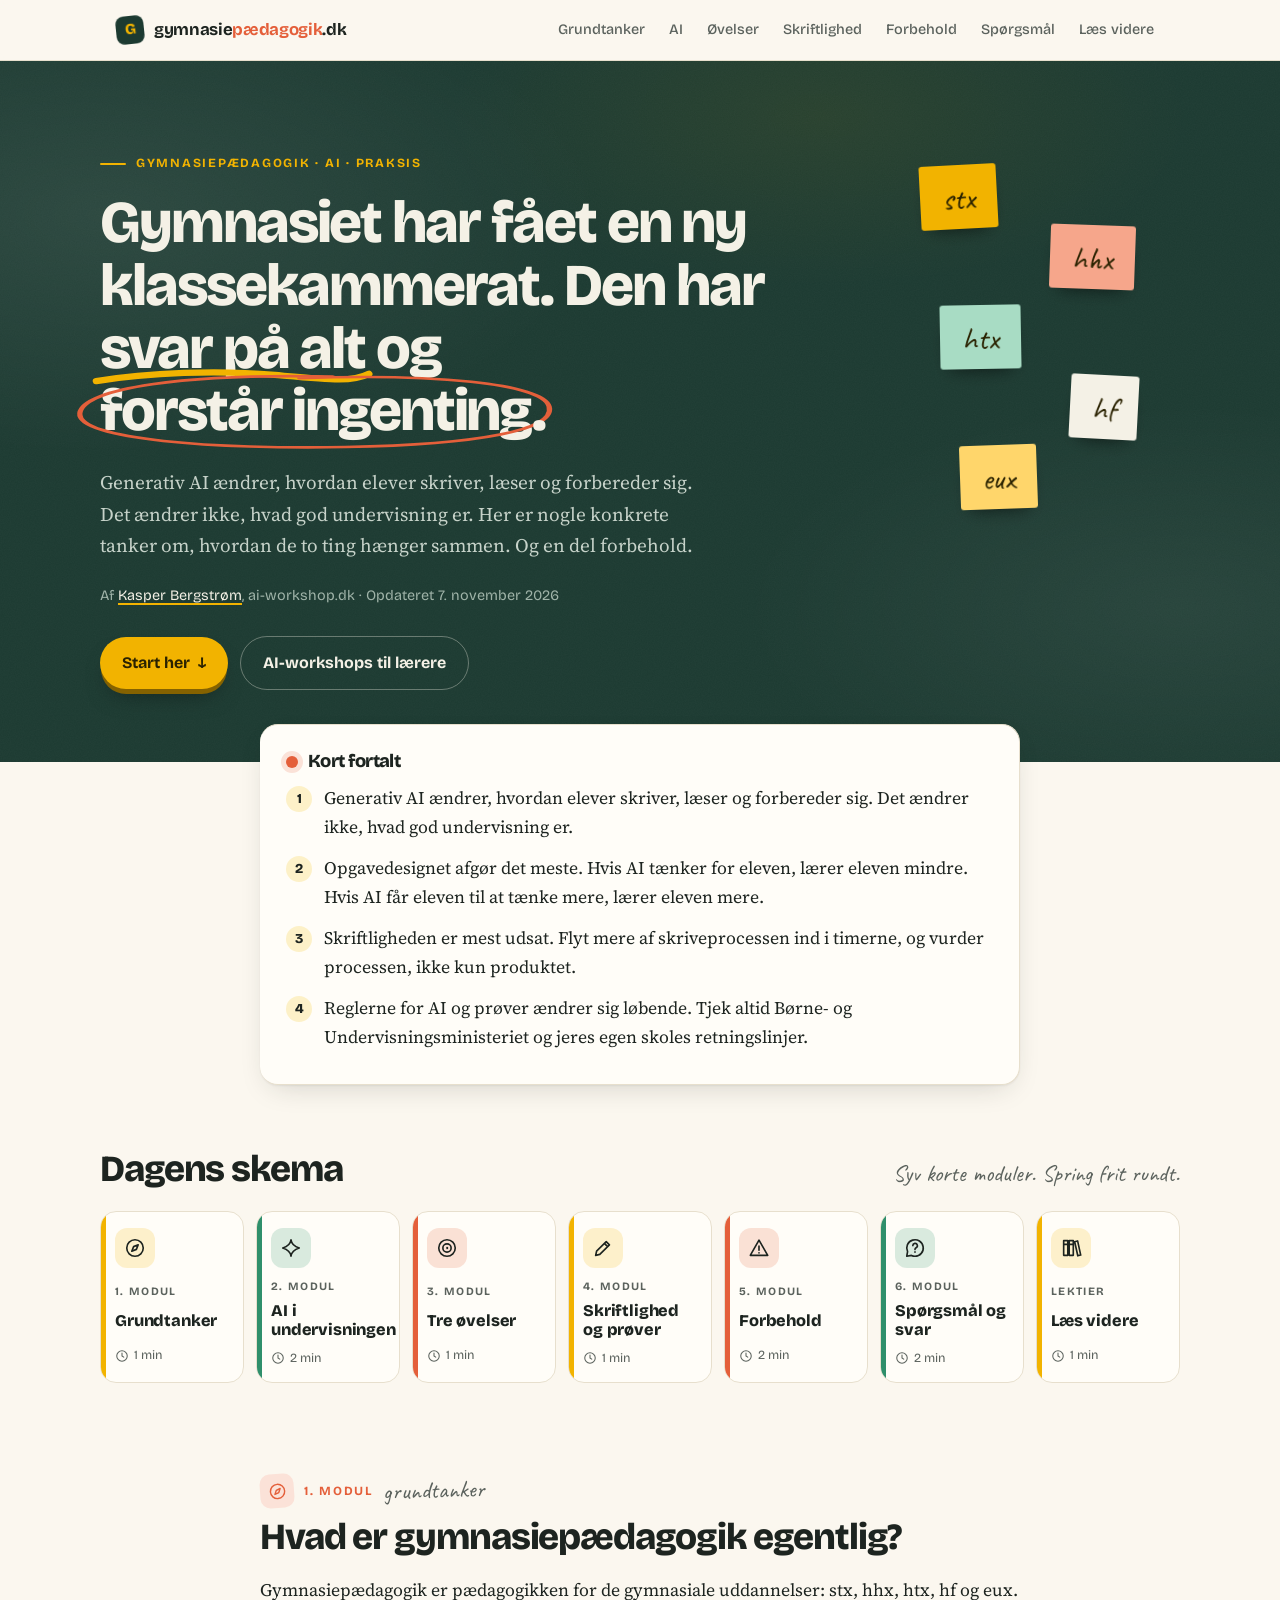
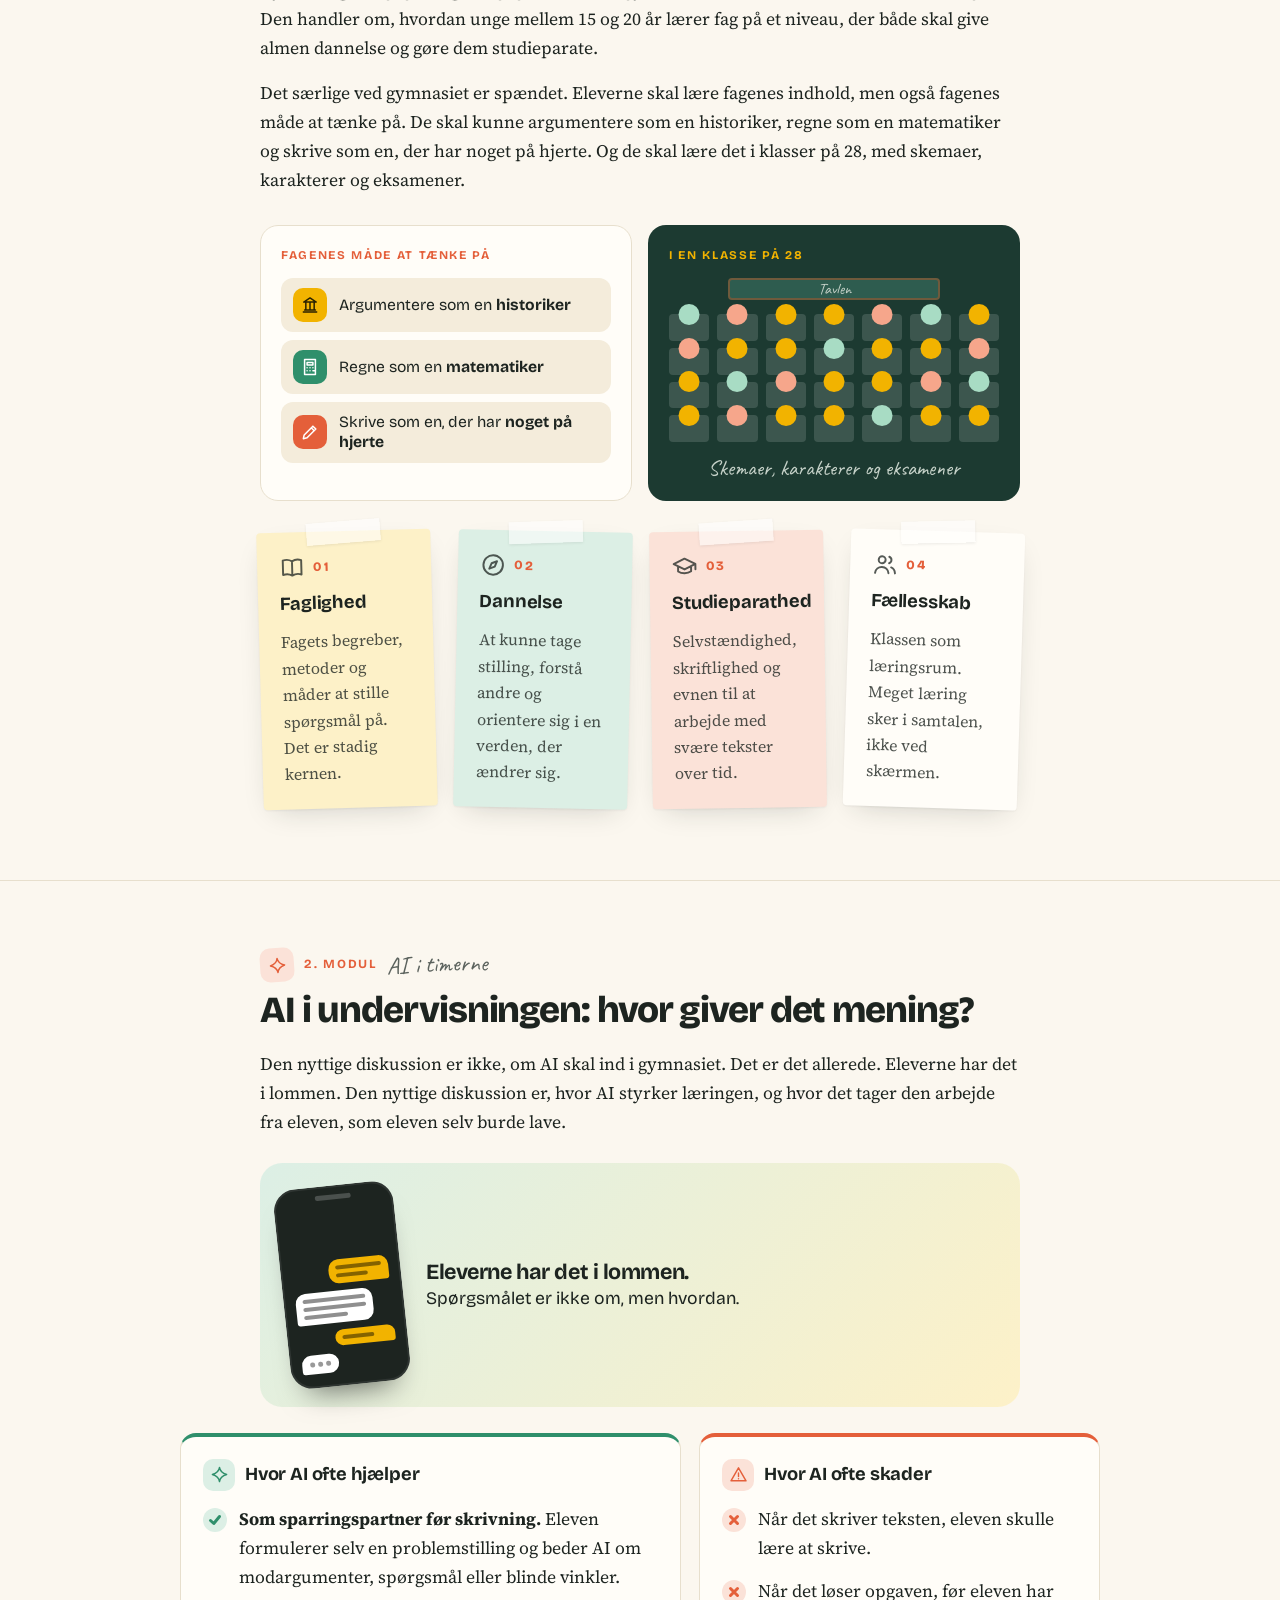
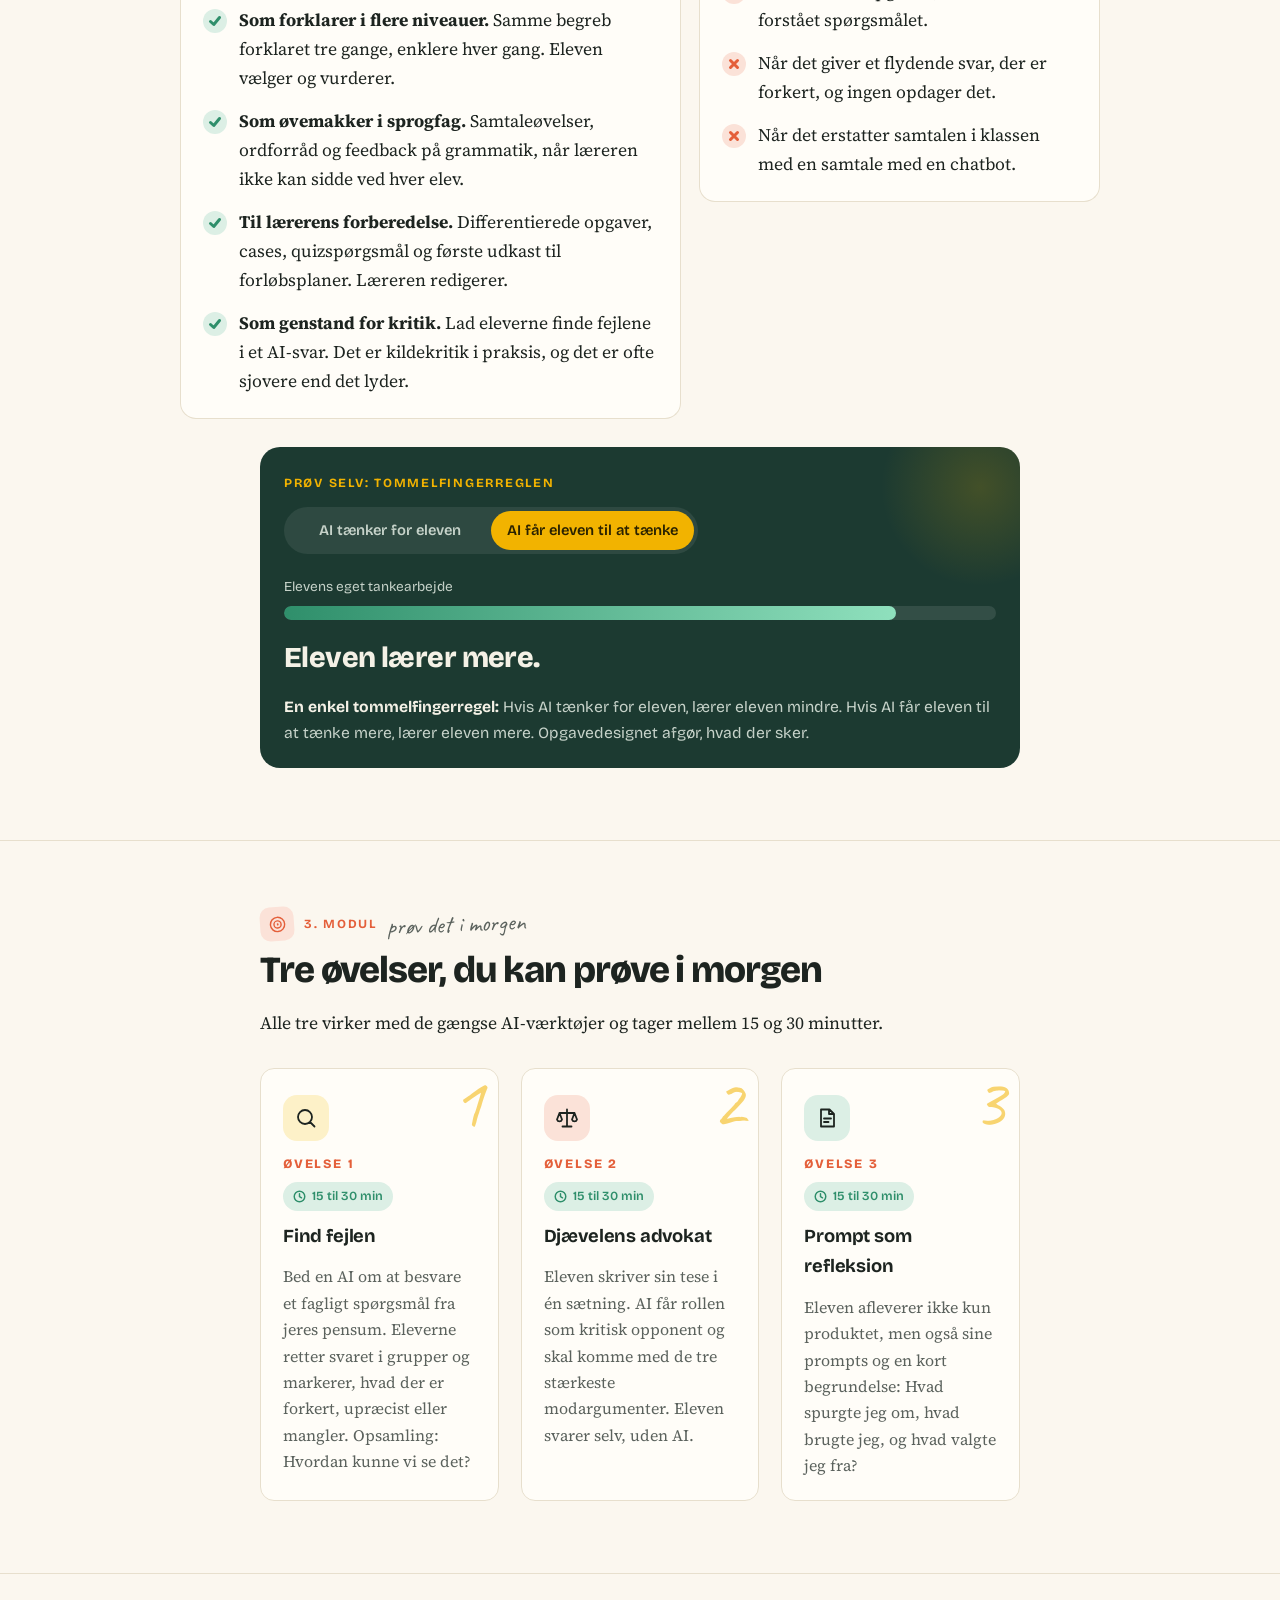
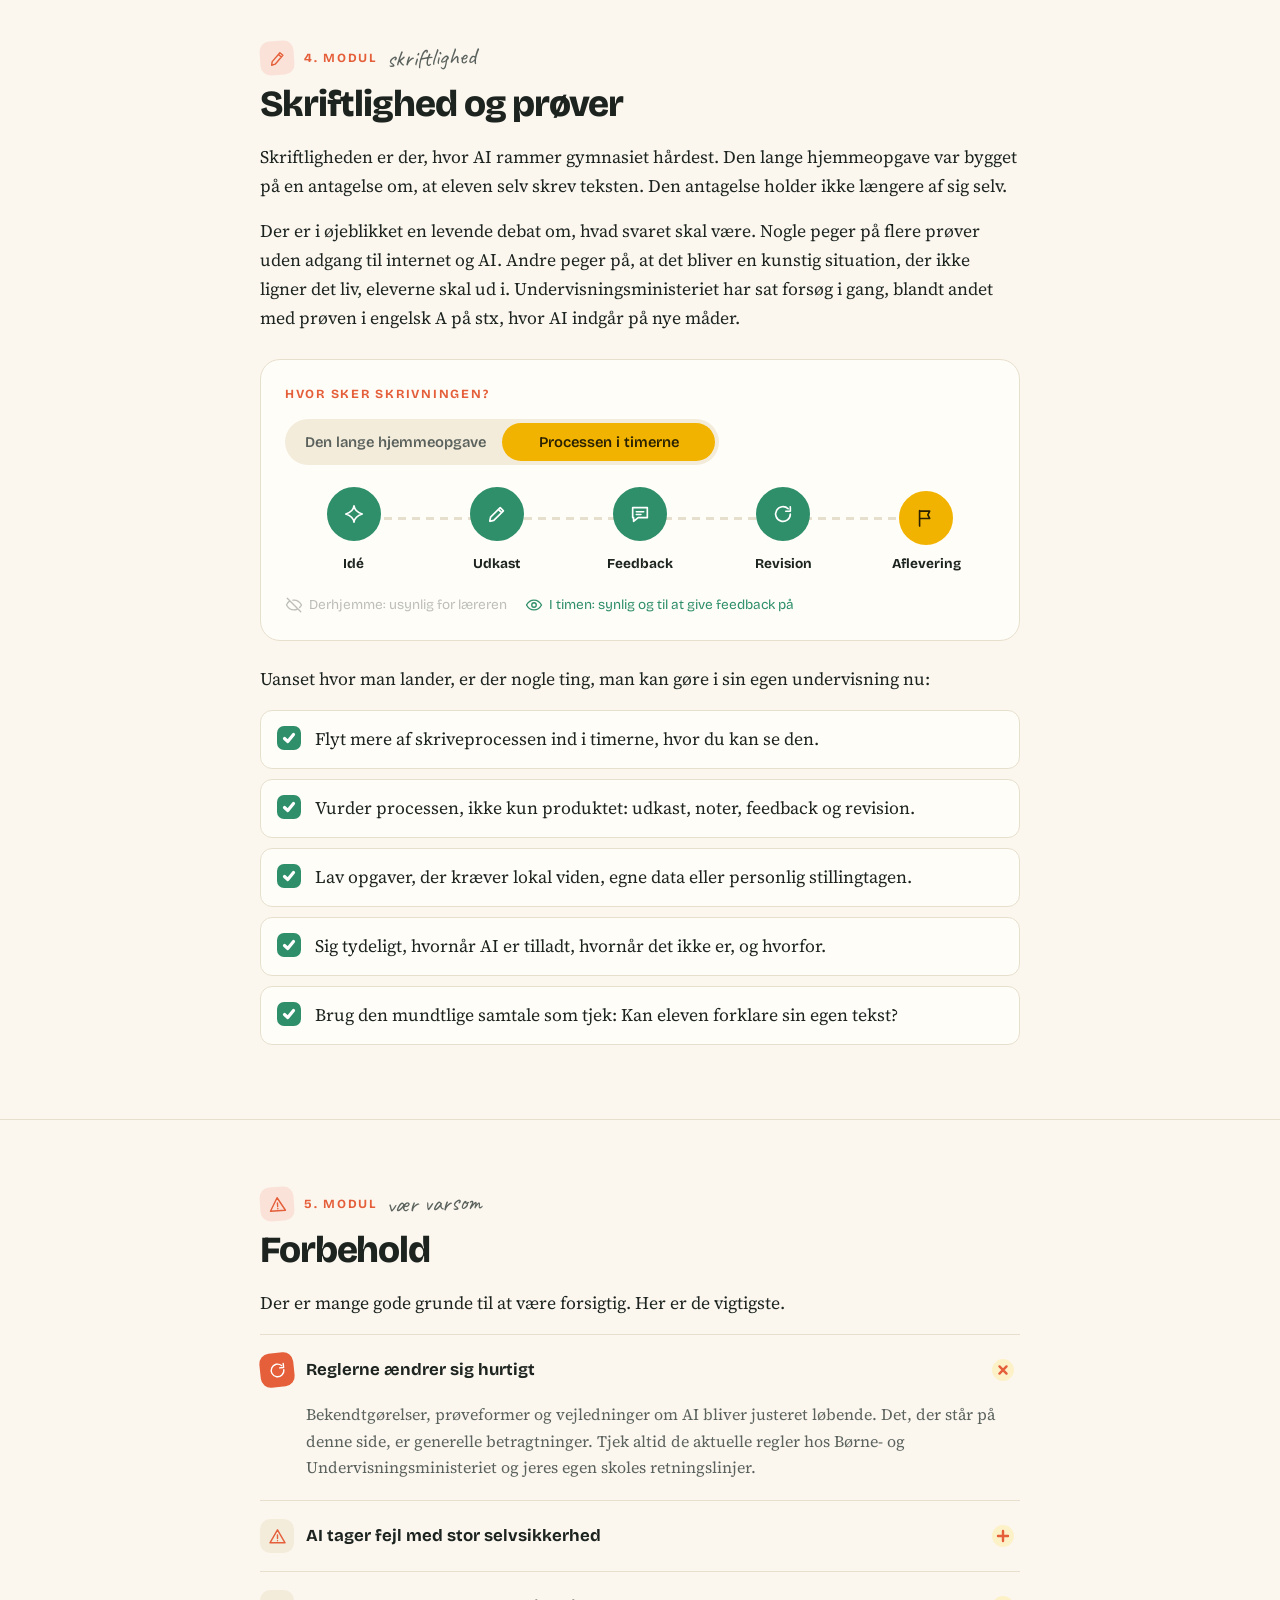
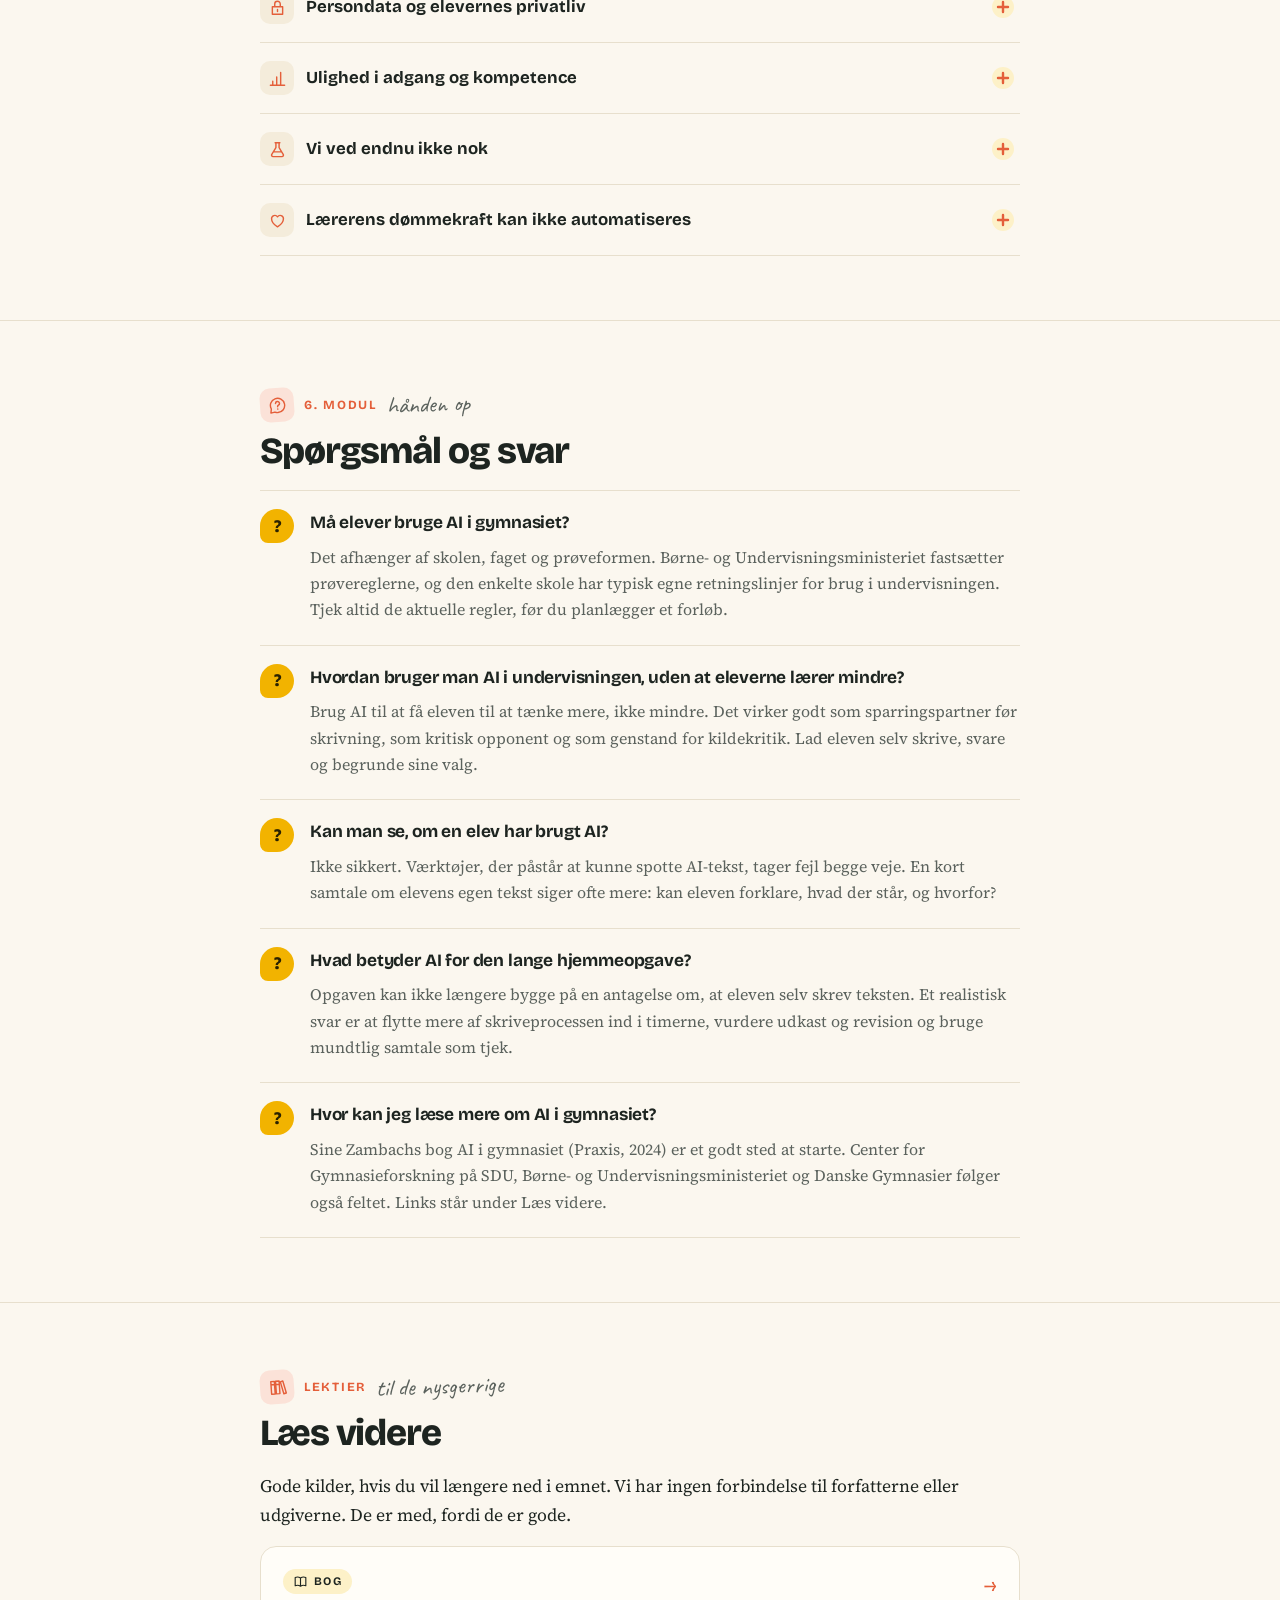
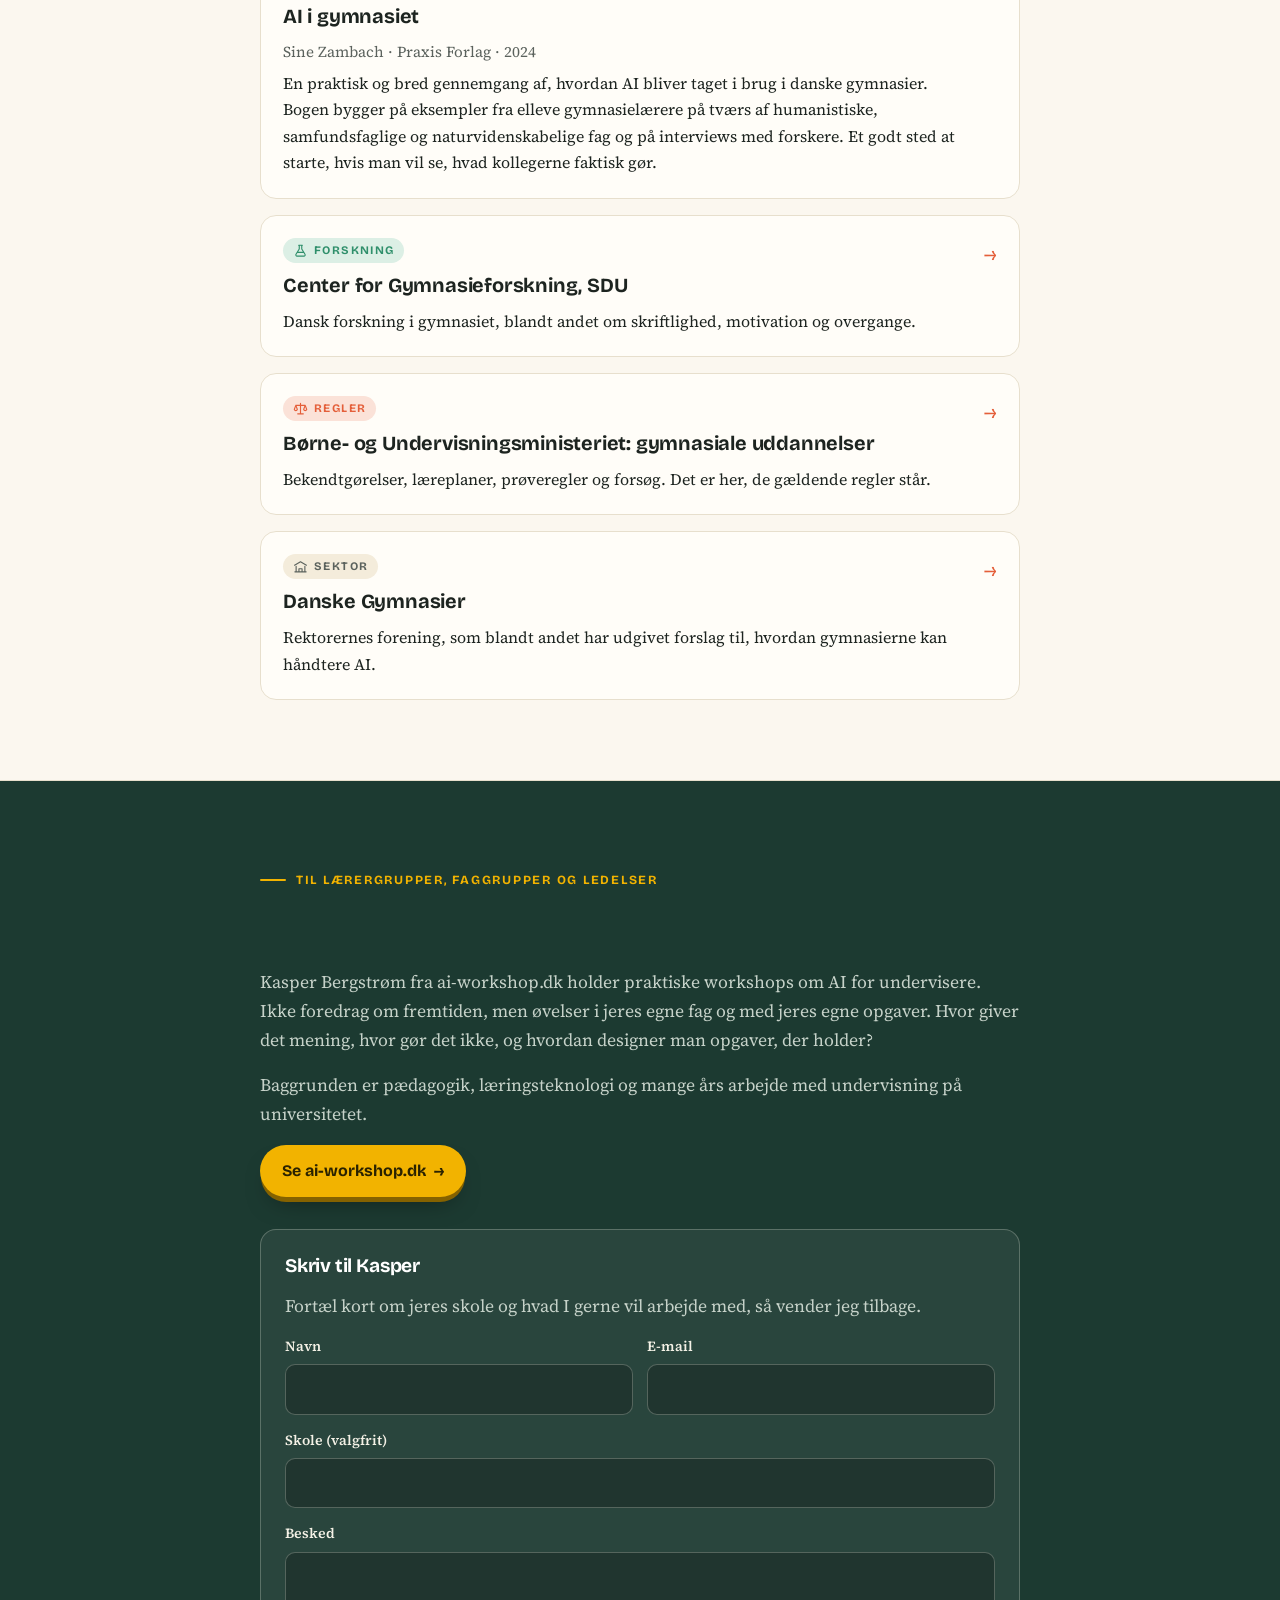
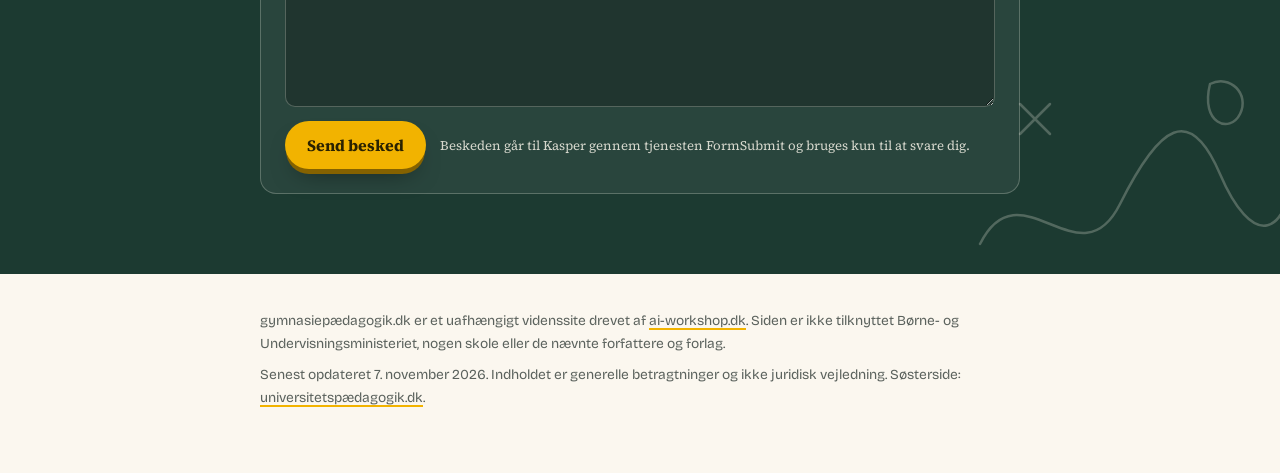
<file: index.html>
<!doctype html>
<html lang="da">
<head>
<meta charset="utf-8">
<meta name="msvalidate.01" content="6FF3944E70AC36E640FBBDFD5BC174A5">
<meta name="viewport" content="width=device-width, initial-scale=1">
<title>Gymnasiepædagogik og AI: øvelser, skriftlighed og forbehold</title>
<meta name="description" content="Gymnasiepædagogik og generativ AI: hvor AI hjælper og skader, tre øvelser til i morgen, skriftlighed, prøver og ærlige forbehold. Til lærere og ledere.">
<meta name="author" content="Kasper Bergstrøm">
<meta name="robots" content="index, follow, max-image-preview:large, max-snippet:-1">
<meta name="theme-color" content="#1c3a31">
<link rel="canonical" href="https://xn--gymnasiepdagogik-2ob.dk/">
<meta property="og:site_name" content="gymnasiepædagogik.dk">
<meta property="og:title" content="Gymnasiepædagogik og AI">
<meta property="og:description" content="Hvad betyder generativ AI for undervisning, skriftlighed og prøver i gymnasiet? Konkrete tanker og ærlige forbehold.">
<meta property="og:type" content="article">
<meta property="og:url" content="https://xn--gymnasiepdagogik-2ob.dk/">
<meta property="og:image" content="https://xn--gymnasiepdagogik-2ob.dk/og.png">
<meta property="og:image:width" content="1200">
<meta property="og:image:height" content="630">
<meta property="og:image:alt" content="gymnasiepædagogik.dk: Gymnasiepædagogik og AI">
<meta property="og:locale" content="da_DK">
<meta property="article:published_time" content="2026-11-03">
<meta property="article:modified_time" content="2026-11-07">
<meta name="twitter:card" content="summary_large_image">
<script type="application/ld+json">
{
 "@context": "https://schema.org",
 "@graph": [
  {
   "@type": "WebSite",
   "@id": "https://xn--gymnasiepdagogik-2ob.dk/#website",
   "url": "https://xn--gymnasiepdagogik-2ob.dk/",
   "name": "gymnasiepædagogik.dk",
   "inLanguage": "da-DK",
   "publisher": {
    "@id": "https://ai-workshop.dk/#organization"
   }
  },
  {
   "@type": "Organization",
   "@id": "https://ai-workshop.dk/#organization",
   "name": "ai-workshop.dk",
   "url": "https://ai-workshop.dk/",
   "description": "Praktiske workshops og webinarer om generativ AI for undervisere, administration og vidensarbejdere.",
   "founder": {
    "@id": "https://ai-workshop.dk/#kasper"
   }
  },
  {
   "@type": "Person",
   "@id": "https://ai-workshop.dk/#kasper",
   "name": "Kasper Bergstrøm",
   "url": "https://ai-workshop.dk/",
   "description": "Underviser i praktisk brug af generativ AI med baggrund i pædagogik, læringsteknologi og organisatorisk læring.",
   "knowsAbout": [
    "Universitetspædagogik",
    "Gymnasiepædagogik",
    "Generativ AI i undervisning",
    "Læringsteknologi",
    "Organisatorisk læring"
   ],
   "worksFor": {
    "@id": "https://ai-workshop.dk/#organization"
   },
   "sameAs": [
    "https://www.linkedin.com/in/kasper-bergstrom"
   ]
  },
  {
   "@type": "Article",
   "@id": "https://xn--gymnasiepdagogik-2ob.dk/#artikel",
   "headline": "Gymnasiepædagogik og generativ AI",
   "description": "Gymnasiepædagogik og generativ AI: hvor AI hjælper og skader, tre øvelser til i morgen, skriftlighed, prøver og ærlige forbehold. Til lærere og ledere.",
   "url": "https://xn--gymnasiepdagogik-2ob.dk/",
   "mainEntityOfPage": "https://xn--gymnasiepdagogik-2ob.dk/",
   "inLanguage": "da-DK",
   "isPartOf": {
    "@id": "https://xn--gymnasiepdagogik-2ob.dk/#website"
   },
   "image": "https://xn--gymnasiepdagogik-2ob.dk/og.png",
   "datePublished": "2026-11-03",
   "dateModified": "2026-11-07",
   "author": {
    "@id": "https://ai-workshop.dk/#kasper"
   },
   "publisher": {
    "@id": "https://ai-workshop.dk/#organization"
   },
   "about": [
    {
     "@type": "Thing",
     "name": "Gymnasiepædagogik"
    },
    {
     "@type": "Thing",
     "name": "Generativ kunstig intelligens"
    },
    {
     "@type": "Thing",
     "name": "Skriftlighed i gymnasiet"
    },
    {
     "@type": "Thing",
     "name": "Prøver og eksamen"
    }
   ],
   "audience": {
    "@type": "EducationalAudience",
    "audienceType": "Gymnasielærere, pædagogikumkandidater og ledere på stx, hhx, htx, hf og eux"
   },
   "abstract": "Generativ AI ændrer, hvordan elever skriver, læser og forbereder sig. Det ændrer ikke, hvad god undervisning er. Opgavedesignet afgør det meste. Hvis AI tænker for eleven, lærer eleven mindre. Hvis AI får eleven til at tænke mere, lærer eleven mere. Skriftligheden er mest udsat. Flyt mere af skriveprocessen ind i timerne, og vurder processen, ikke kun produktet. Reglerne for AI og prøver ændrer sig løbende. Tjek altid Børne- og Undervisningsministeriet og jeres egen skoles retningslinjer.",
   "citation": [
    {
     "@type": "Book",
     "name": "AI i gymnasiet",
     "author": {
      "@type": "Person",
      "name": "Sine Zambach"
     },
     "publisher": {
      "@type": "Organization",
      "name": "Praxis Forlag"
     },
     "datePublished": "2024",
     "url": "https://praxis.dk/hf/produkt/ai-i-gymnasiet"
    },
    {
     "@type": "WebPage",
     "name": "Center for Gymnasieforskning, SDU",
     "url": "https://www.sdu.dk/da/forskning/center-for-gymnasieforskning"
    },
    {
     "@type": "WebPage",
     "name": "Børne- og Undervisningsministeriet: gymnasiale uddannelser",
     "url": "https://www.uvm.dk/gymnasiale-uddannelser"
    },
    {
     "@type": "WebPage",
     "name": "Danske Gymnasier",
     "url": "https://danskegymnasier.dk"
    }
   ]
  },
  {
   "@type": "FAQPage",
   "@id": "https://xn--gymnasiepdagogik-2ob.dk/#faq",
   "inLanguage": "da-DK",
   "isPartOf": {
    "@id": "https://xn--gymnasiepdagogik-2ob.dk/#website"
   },
   "mainEntity": [
    {
     "@type": "Question",
     "name": "Må elever bruge AI i gymnasiet?",
     "acceptedAnswer": {
      "@type": "Answer",
      "text": "Det afhænger af skolen, faget og prøveformen. Børne- og Undervisningsministeriet fastsætter prøvereglerne, og den enkelte skole har typisk egne retningslinjer for brug i undervisningen. Tjek altid de aktuelle regler, før du planlægger et forløb."
     }
    },
    {
     "@type": "Question",
     "name": "Hvordan bruger man AI i undervisningen, uden at eleverne lærer mindre?",
     "acceptedAnswer": {
      "@type": "Answer",
      "text": "Brug AI til at få eleven til at tænke mere, ikke mindre. Det virker godt som sparringspartner før skrivning, som kritisk opponent og som genstand for kildekritik. Lad eleven selv skrive, svare og begrunde sine valg."
     }
    },
    {
     "@type": "Question",
     "name": "Kan man se, om en elev har brugt AI?",
     "acceptedAnswer": {
      "@type": "Answer",
      "text": "Ikke sikkert. Værktøjer, der påstår at kunne spotte AI-tekst, tager fejl begge veje. En kort samtale om elevens egen tekst siger ofte mere: kan eleven forklare, hvad der står, og hvorfor?"
     }
    },
    {
     "@type": "Question",
     "name": "Hvad betyder AI for den lange hjemmeopgave?",
     "acceptedAnswer": {
      "@type": "Answer",
      "text": "Opgaven kan ikke længere bygge på en antagelse om, at eleven selv skrev teksten. Et realistisk svar er at flytte mere af skriveprocessen ind i timerne, vurdere udkast og revision og bruge mundtlig samtale som tjek."
     }
    },
    {
     "@type": "Question",
     "name": "Hvor kan jeg læse mere om AI i gymnasiet?",
     "acceptedAnswer": {
      "@type": "Answer",
      "text": "Sine Zambachs bog AI i gymnasiet (Praxis, 2024) er et godt sted at starte. Center for Gymnasieforskning på SDU, Børne- og Undervisningsministeriet og Danske Gymnasier følger også feltet. Links står under Læs videre."
     }
    }
   ]
  }
 ]
}
</script>
<link rel="icon" href="favicon.svg" type="image/svg+xml">
<link rel="preconnect" href="https://fonts.googleapis.com">
<link rel="preconnect" href="https://fonts.gstatic.com" crossorigin>
<link href="https://fonts.googleapis.com/css2?family=Bricolage+Grotesque:opsz,wght@12..96,500;12..96,700;12..96,800&family=Caveat:wght@600&family=Source+Serif+4:opsz,wght@8..60,400;8..60,600&display=swap" rel="stylesheet">
<link rel="stylesheet" href="style.css">
<script>document.documentElement.classList.add('js')</script>
<script src="main.js" defer></script>
</head>
<body>
<svg width="0" height="0" style="position:absolute" aria-hidden="true" focusable="false"><defs><symbol id="i-book" viewBox="0 0 24 24"><path d="M3.5 5.5c2.8-1 5.6-1 8.5.8v13.2c-2.9-1.8-5.7-1.8-8.5-.8z M20.5 5.5c-2.8-1-5.6-1-8.5.8v13.2c2.9-1.8 5.7-1.8 8.5-.8z" fill="none" stroke="currentColor" stroke-width="1.8" stroke-linecap="round" stroke-linejoin="round"/></symbol><symbol id="i-compass" viewBox="0 0 24 24"><path d="M12 21a9 9 0 1 0 0-18 9 9 0 0 0 0 18z M15.5 8.5l-2 5-5 2 2-5z" fill="none" stroke="currentColor" stroke-width="1.8" stroke-linecap="round" stroke-linejoin="round"/></symbol><symbol id="i-cap" viewBox="0 0 24 24"><path d="M2 9.5l10-5 10 5-10 5z M6 11.5v4.8c3.3 2.3 8.7 2.3 12 0v-4.8 M22 9.5v5" fill="none" stroke="currentColor" stroke-width="1.8" stroke-linecap="round" stroke-linejoin="round"/></symbol><symbol id="i-people" viewBox="0 0 24 24"><path d="M9 11a3.2 3.2 0 1 0 0-6.4A3.2 3.2 0 0 0 9 11z M2.8 20c.4-3.4 3-5.6 6.2-5.6s5.8 2.2 6.2 5.6 M15.5 4.8a3.2 3.2 0 0 1 0 6 M17.5 14.6c2 .6 3.4 2.6 3.7 5.4" fill="none" stroke="currentColor" stroke-width="1.8" stroke-linecap="round" stroke-linejoin="round"/></symbol><symbol id="i-chat" viewBox="0 0 24 24"><path d="M4 5h16v11H10l-5 4v-4H4z M8 9.5h8 M8 12.5h5" fill="none" stroke="currentColor" stroke-width="1.8" stroke-linecap="round" stroke-linejoin="round"/></symbol><symbol id="i-spark" viewBox="0 0 24 24"><path d="M12 3c.6 4.6 3.4 7.4 9 9-5.6 1.6-8.4 4.4-9 9-.6-4.6-3.4-7.4-9-9 5.6-1.6 8.4-4.4 9-9z" fill="none" stroke="currentColor" stroke-width="1.8" stroke-linecap="round" stroke-linejoin="round"/></symbol><symbol id="i-pen" viewBox="0 0 24 24"><path d="M4 20l4.5-1L19 8.5 15.5 5 5 15.5z M13.5 7l3.5 3.5" fill="none" stroke="currentColor" stroke-width="1.8" stroke-linecap="round" stroke-linejoin="round"/></symbol><symbol id="i-alert" viewBox="0 0 24 24"><path d="M12 3.5l9.5 16.5h-19z M12 10v4.5 M12 17.2v.3" fill="none" stroke="currentColor" stroke-width="1.8" stroke-linecap="round" stroke-linejoin="round"/></symbol><symbol id="i-question" viewBox="0 0 24 24"><path d="M12 21a9 9 0 1 0-8.1-5.1L3 21l5.1-.9A9 9 0 0 0 12 21z M9.6 9.4a2.5 2.5 0 1 1 3.6 2.3c-.7.4-1.2.9-1.2 1.7v.3 M12 16.3v.3" fill="none" stroke="currentColor" stroke-width="1.8" stroke-linecap="round" stroke-linejoin="round"/></symbol><symbol id="i-books" viewBox="0 0 24 24"><path d="M4 4h4.5v16H4z M10 4h4.5v16H10z M16 5.2l3.2-.9 3.4 15.4-3.2.8z M4 8h4.5 M10 8h4.5" fill="none" stroke="currentColor" stroke-width="1.8" stroke-linecap="round" stroke-linejoin="round"/></symbol><symbol id="i-search" viewBox="0 0 24 24"><path d="M11 18a7 7 0 1 0 0-14 7 7 0 0 0 0 14z M20.5 20.5l-4.5-4.5" fill="none" stroke="currentColor" stroke-width="1.8" stroke-linecap="round" stroke-linejoin="round"/></symbol><symbol id="i-scales" viewBox="0 0 24 24"><path d="M12 3.5v17 M7.5 20.5h9 M4.5 7h15 M4.5 7L2 13.5a2.6 2.6 0 0 0 5 0z M19.5 7L17 13.5a2.6 2.6 0 0 0 5 0z" fill="none" stroke="currentColor" stroke-width="1.8" stroke-linecap="round" stroke-linejoin="round"/></symbol><symbol id="i-lock" viewBox="0 0 24 24"><path d="M5.5 11h13v9.5h-13z M8.5 11V7.5a3.5 3.5 0 0 1 7 0V11 M12 14.5v2.5" fill="none" stroke="currentColor" stroke-width="1.8" stroke-linecap="round" stroke-linejoin="round"/></symbol><symbol id="i-heart" viewBox="0 0 24 24"><path d="M12 20s-7.5-4.6-7.5-10.2A4.1 4.1 0 0 1 12 7.4a4.1 4.1 0 0 1 7.5 2.4C19.5 15.4 12 20 12 20z" fill="none" stroke="currentColor" stroke-width="1.8" stroke-linecap="round" stroke-linejoin="round"/></symbol><symbol id="i-bars" viewBox="0 0 24 24"><path d="M3 20.5h18 M6 20.5v-5 M11 20.5V10 M16 20.5V4.5" fill="none" stroke="currentColor" stroke-width="1.8" stroke-linecap="round" stroke-linejoin="round"/></symbol><symbol id="i-flask" viewBox="0 0 24 24"><path d="M9 3.5h6 M10 3.5v6l-5.2 8.6A1.9 1.9 0 0 0 6.4 21h11.2a1.9 1.9 0 0 0 1.6-2.9L14 9.5v-6 M7.5 15h9" fill="none" stroke="currentColor" stroke-width="1.8" stroke-linecap="round" stroke-linejoin="round"/></symbol><symbol id="i-refresh" viewBox="0 0 24 24"><path d="M20 12a8 8 0 1 1-2.4-5.7 M20 4v5h-5" fill="none" stroke="currentColor" stroke-width="1.8" stroke-linecap="round" stroke-linejoin="round"/></symbol><symbol id="i-building" viewBox="0 0 24 24"><path d="M3 20.5h18 M5 20.5v-9 M19 20.5v-9 M2.5 10L12 4.5 21.5 10 M9.5 20.5v-5h5v5" fill="none" stroke="currentColor" stroke-width="1.8" stroke-linecap="round" stroke-linejoin="round"/></symbol><symbol id="i-note" viewBox="0 0 24 24"><path d="M6 3.5h8.5L19 8v12.5H6z M14 3.5V8h5 M9 12.5h7 M9 16h4.5" fill="none" stroke="currentColor" stroke-width="1.8" stroke-linecap="round" stroke-linejoin="round"/></symbol><symbol id="i-eye" viewBox="0 0 24 24"><path d="M2 12s3.6-6.5 10-6.5S22 12 22 12s-3.6 6.5-10 6.5S2 12 2 12z M12 15a3 3 0 1 0 0-6 3 3 0 0 0 0 6z" fill="none" stroke="currentColor" stroke-width="1.8" stroke-linecap="round" stroke-linejoin="round"/></symbol><symbol id="i-eyeoff" viewBox="0 0 24 24"><path d="M3 3l18 18 M10.6 5.6c.5-.1.9-.1 1.4-.1 6.4 0 10 6.5 10 6.5a17 17 0 0 1-2.6 3.4 M6.6 6.6C3.6 8.4 2 12 2 12s3.6 6.5 10 6.5c1.7 0 3.2-.4 4.5-1.1" fill="none" stroke="currentColor" stroke-width="1.8" stroke-linecap="round" stroke-linejoin="round"/></symbol><symbol id="i-home" viewBox="0 0 24 24"><path d="M3.5 11L12 4l8.5 7 M5.5 9.5v11h13v-11" fill="none" stroke="currentColor" stroke-width="1.8" stroke-linecap="round" stroke-linejoin="round"/></symbol><symbol id="i-school" viewBox="0 0 24 24"><path d="M3 20.5h18 M4.5 20.5V9.5L12 5l7.5 4.5v11 M12 5V2.5h3 M10 20.5v-4.5h4v4.5 M8 12h.01 M16 12h.01" fill="none" stroke="currentColor" stroke-width="1.8" stroke-linecap="round" stroke-linejoin="round"/></symbol><symbol id="i-menu" viewBox="0 0 24 24"><path d="M4 7h16 M4 12h16 M4 17h16" fill="none" stroke="currentColor" stroke-width="1.8" stroke-linecap="round" stroke-linejoin="round"/></symbol><symbol id="i-close" viewBox="0 0 24 24"><path d="M6 6l12 12 M18 6L6 18" fill="none" stroke="currentColor" stroke-width="1.8" stroke-linecap="round" stroke-linejoin="round"/></symbol><symbol id="i-phone" viewBox="0 0 24 24"><path d="M7 2.5h10a1.5 1.5 0 0 1 1.5 1.5v16a1.5 1.5 0 0 1-1.5 1.5H7A1.5 1.5 0 0 1 5.5 20V4A1.5 1.5 0 0 1 7 2.5z M10.5 18.5h3" fill="none" stroke="currentColor" stroke-width="1.8" stroke-linecap="round" stroke-linejoin="round"/></symbol><symbol id="i-calc" viewBox="0 0 24 24"><path d="M5.5 3h13v18h-13z M8.5 6.5h7v3h-7z M8.5 13h.01 M12 13h.01 M15.5 13h.01 M8.5 16.5h.01 M12 16.5h.01 M15.5 16.5h3" fill="none" stroke="currentColor" stroke-width="1.8" stroke-linecap="round" stroke-linejoin="round"/></symbol><symbol id="i-column" viewBox="0 0 24 24"><path d="M4 20.5h16 M5.5 18h13 M7 18V8.5 M12 18V8.5 M17 18V8.5 M4.5 8.5h15L12 3.5z" fill="none" stroke="currentColor" stroke-width="1.8" stroke-linecap="round" stroke-linejoin="round"/></symbol><symbol id="i-loop" viewBox="0 0 24 24"><path d="M4 12a8 8 0 0 1 13.7-5.6L20 8.5 M20 4v4.5h-4.5 M20 12a8 8 0 0 1-13.7 5.6L4 15.5 M4 20v-4.5h4.5" fill="none" stroke="currentColor" stroke-width="1.8" stroke-linecap="round" stroke-linejoin="round"/></symbol><symbol id="i-target" viewBox="0 0 24 24"><path d="M12 21a9 9 0 1 0 0-18 9 9 0 0 0 0 18z M12 16.5a4.5 4.5 0 1 0 0-9 4.5 4.5 0 0 0 0 9z M12 12.5a.5.5 0 1 0 0-1" fill="none" stroke="currentColor" stroke-width="1.8" stroke-linecap="round" stroke-linejoin="round"/></symbol><symbol id="i-mic" viewBox="0 0 24 24"><path d="M12 14.5a3 3 0 0 0 3-3v-5a3 3 0 0 0-6 0v5a3 3 0 0 0 3 3z M6 11.5a6 6 0 0 0 12 0 M12 17.5v3.5" fill="none" stroke="currentColor" stroke-width="1.8" stroke-linecap="round" stroke-linejoin="round"/></symbol><symbol id="i-flag" viewBox="0 0 24 24"><path d="M5 21V4 M5 4.5h11l-2 4 2 4H5" fill="none" stroke="currentColor" stroke-width="1.8" stroke-linecap="round" stroke-linejoin="round"/></symbol><symbol id="i-clock" viewBox="0 0 24 24"><path d="M12 21a9 9 0 1 0 0-18 9 9 0 0 0 0 18z M12 7v5l3 2" fill="none" stroke="currentColor" stroke-width="1.8" stroke-linecap="round" stroke-linejoin="round"/></symbol><symbol id="i-network" viewBox="0 0 24 24"><path d="M6 7a2 2 0 1 0 0-4 2 2 0 0 0 0 4z M18 10a2 2 0 1 0 0-4 2 2 0 0 0 0 4z M8 21a2 2 0 1 0 0-4 2 2 0 0 0 0 4z M7.8 5.8l8.4 2.4 M6.3 7l1.4 10 M16.7 9.6l-7.2 8.2" fill="none" stroke="currentColor" stroke-width="1.8" stroke-linecap="round" stroke-linejoin="round"/></symbol><symbol id="i-arrow" viewBox="0 0 24 24"><path d="M5 12h14 M13 6l6 6-6 6" fill="none" stroke="currentColor" stroke-width="1.8" stroke-linecap="round" stroke-linejoin="round"/></symbol></defs></svg>

<header class="site">
  <div class="inner">
    <a class="brand" href="#top"><span class="logo" aria-hidden="true">G</span><b>gymnasie<span>pædagogik</span>.dk</b></a>
    <nav aria-label="Indhold">
      <a href="#grundtanker">Grundtanker</a>
      <a href="#ai">AI</a>
      <a href="#ovelser">Øvelser</a>
      <a href="#skriftlighed">Skriftlighed</a>
      <a href="#forbehold">Forbehold</a>
      <a href="#faq">Spørgsmål</a>
      <a href="#laes-videre">Læs videre</a>
    </nav>
    <button class="menubtn" type="button" aria-expanded="false" aria-controls="menu"><svg class="i" aria-hidden="true"><use href="#i-menu"/></svg><span>Indhold</span></button>
  </div>
  <div class="sheet" id="menu" hidden><div class="sheet-inner"><a href="#grundtanker"><svg class="i" aria-hidden="true"><use href="#i-compass"/></svg><span><small>1. modul</small>Grundtanker</span></a><a href="#ai"><svg class="i" aria-hidden="true"><use href="#i-spark"/></svg><span><small>2. modul</small>AI i undervisningen</span></a><a href="#ovelser"><svg class="i" aria-hidden="true"><use href="#i-target"/></svg><span><small>3. modul</small>Tre øvelser</span></a><a href="#skriftlighed"><svg class="i" aria-hidden="true"><use href="#i-pen"/></svg><span><small>4. modul</small>Skriftlighed og prøver</span></a><a href="#forbehold"><svg class="i" aria-hidden="true"><use href="#i-alert"/></svg><span><small>5. modul</small>Forbehold</span></a><a href="#faq"><svg class="i" aria-hidden="true"><use href="#i-question"/></svg><span><small>6. modul</small>Spørgsmål og svar</span></a><a href="#laes-videre"><svg class="i" aria-hidden="true"><use href="#i-books"/></svg><span><small>Lektier</small>Læs videre</span></a><a class="sheet-cta" href="https://ai-workshop.dk">AI-workshops til lærere <svg class="i" aria-hidden="true"><use href="#i-arrow"/></svg></a></div></div>
  <span class="progress" aria-hidden="true"></span>
</header>

<div class="hero" id="top">
  <div class="inner">
    <div class="copy">
      <p class="eyebrow fade" style="--d:.05s">Gymnasiepædagogik · AI · praksis</p>
      <h1 class="split">Gymnasiet har fået en ny klassekammerat. Den har <span class="mark">svar på alt<svg viewBox="0 0 200 20" preserveAspectRatio="none" aria-hidden="true"><path pathLength="1" d="M3 13 C 40 6, 90 4, 130 8 S 185 14, 197 7"/></svg></span> og <span class="ring">forstår ingenting<svg viewBox="0 0 300 100" preserveAspectRatio="none" aria-hidden="true"><path pathLength="1" d="M160 8 C 70 4, 8 22, 6 52 C 4 84, 90 96, 168 93 C 250 90, 296 72, 292 44 C 288 16, 220 4, 140 10"/></svg></span>.</h1>
      <p class="lead fade" style="--d:.75s">Generativ AI ændrer, hvordan elever skriver, læser og forbereder sig. Det ændrer ikke, hvad god undervisning er. Her er nogle konkrete tanker om, hvordan de to ting hænger sammen. Og en del forbehold.</p>
      <p class="byline fade" style="--d:.9s">Af <a href="https://ai-workshop.dk">Kasper Bergstrøm</a>, ai-workshop.dk · Opdateret <time datetime="2026-11-07">7. november 2026</time></p>
      <div class="fade" style="--d:1s">
        <a class="btn" href="#ai">Start her <span class="arr" aria-hidden="true">↓</span></a>
        <a class="btn ghost" href="https://ai-workshop.dk">AI-workshops til lærere</a>
      </div>
    </div>
    <div class="notes" aria-hidden="true"><div class="wrap">
      <span class="note">stx</span><span class="note">hhx</span><span class="note">htx</span><span class="note">hf</span><span class="note">eux</span>
    </div></div>
  </div>
</div>

<main>

<section id="kort-fortalt" class="tldr">
  <div class="inner">
    <div class="callout">
      <h2>Kort fortalt</h2>
      <ul class="clean">
        <li>Generativ AI ændrer, hvordan elever skriver, læser og forbereder sig. Det ændrer ikke, hvad god undervisning er.</li>
        <li>Opgavedesignet afgør det meste. Hvis AI tænker for eleven, lærer eleven mindre. Hvis AI får eleven til at tænke mere, lærer eleven mere.</li>
        <li>Skriftligheden er mest udsat. Flyt mere af skriveprocessen ind i timerne, og vurder processen, ikke kun produktet.</li>
        <li>Reglerne for AI og prøver ændrer sig løbende. Tjek altid Børne- og Undervisningsministeriet og jeres egen skoles retningslinjer.</li>
      </ul>
    </div>
  </div>
</section>

<section id="skema" class="skema" aria-labelledby="skema-h">
  <div class="inner">
    <div class="skema-head"><h2 id="skema-h">Dagens skema</h2><p>Syv korte moduler. Spring frit rundt.</p></div>
    <div class="lessons"><a class="lesson" href="#grundtanker" style="--c:var(--sun)"><span class="l-ico"><svg class="i" aria-hidden="true"><use href="#i-compass"/></svg></span><span class="l-mod">1. modul</span><span class="l-title">Grundtanker</span><span class="l-time"><svg class="t" aria-hidden="true"><use href="#i-clock"/></svg> 1 min</span></a><a class="lesson" href="#ai" style="--c:var(--mint)"><span class="l-ico"><svg class="i" aria-hidden="true"><use href="#i-spark"/></svg></span><span class="l-mod">2. modul</span><span class="l-title">AI i undervisningen</span><span class="l-time"><svg class="t" aria-hidden="true"><use href="#i-clock"/></svg> 2 min</span></a><a class="lesson" href="#ovelser" style="--c:var(--coral)"><span class="l-ico"><svg class="i" aria-hidden="true"><use href="#i-target"/></svg></span><span class="l-mod">3. modul</span><span class="l-title">Tre øvelser</span><span class="l-time"><svg class="t" aria-hidden="true"><use href="#i-clock"/></svg> 1 min</span></a><a class="lesson" href="#skriftlighed" style="--c:var(--sun)"><span class="l-ico"><svg class="i" aria-hidden="true"><use href="#i-pen"/></svg></span><span class="l-mod">4. modul</span><span class="l-title">Skriftlighed og prøver</span><span class="l-time"><svg class="t" aria-hidden="true"><use href="#i-clock"/></svg> 1 min</span></a><a class="lesson" href="#forbehold" style="--c:var(--coral)"><span class="l-ico"><svg class="i" aria-hidden="true"><use href="#i-alert"/></svg></span><span class="l-mod">5. modul</span><span class="l-title">Forbehold</span><span class="l-time"><svg class="t" aria-hidden="true"><use href="#i-clock"/></svg> 2 min</span></a><a class="lesson" href="#faq" style="--c:var(--mint)"><span class="l-ico"><svg class="i" aria-hidden="true"><use href="#i-question"/></svg></span><span class="l-mod">6. modul</span><span class="l-title">Spørgsmål og svar</span><span class="l-time"><svg class="t" aria-hidden="true"><use href="#i-clock"/></svg> 2 min</span></a><a class="lesson" href="#laes-videre" style="--c:var(--sun)"><span class="l-ico"><svg class="i" aria-hidden="true"><use href="#i-books"/></svg></span><span class="l-mod">Lektier</span><span class="l-title">Læs videre</span><span class="l-time"><svg class="t" aria-hidden="true"><use href="#i-clock"/></svg> 1 min</span></a></div>
  </div>
</section>

<section id="grundtanker">
  <div class="inner">
    <p class="kicker" aria-hidden="true"><span class="k-ico"><svg class="i" aria-hidden="true"><use href="#i-compass"/></svg></span><span class="kicker-num">1. modul</span><span class="hand">grundtanker</span></p>
    <h2>Hvad er gymnasiepædagogik egentlig?</h2>
    <p>Gymnasiepædagogik er pædagogikken for de gymnasiale uddannelser: stx, hhx, htx, hf og eux. Den handler om, hvordan unge mellem 15 og 20 år lærer fag på et niveau, der både skal give almen dannelse og gøre dem studieparate.</p>
    <p>Det særlige ved gymnasiet er spændet. Eleverne skal lære fagenes indhold, men også fagenes måde at tænke på. De skal kunne argumentere som en historiker, regne som en matematiker og skrive som en, der har noget på hjerte. Og de skal lære det i klasser på 28, med skemaer, karakterer og eksamener.</p>

    <figure class="span-fig">
      <div class="roles">
        <p class="fig-label">Fagenes måde at tænke på</p>
        <div class="role"><svg class="i" aria-hidden="true"><use href="#i-column"/></svg><span>Argumentere som en <b>historiker</b></span></div>
        <div class="role"><svg class="i" aria-hidden="true"><use href="#i-calc"/></svg><span>Regne som en <b>matematiker</b></span></div>
        <div class="role"><svg class="i" aria-hidden="true"><use href="#i-pen"/></svg><span>Skrive som en, der har <b>noget på hjerte</b></span></div>
      </div>
      <div class="room">
        <p class="fig-label">I en klasse på 28</p>
        <div class="board-mini"><span>Tavlen</span></div>
        <div class="seats"><i style="--s:0"></i><i style="--s:1"></i><i style="--s:2"></i><i style="--s:3"></i><i style="--s:4"></i><i style="--s:5"></i><i style="--s:6"></i><i style="--s:7"></i><i style="--s:8"></i><i style="--s:9"></i><i style="--s:10"></i><i style="--s:11"></i><i style="--s:12"></i><i style="--s:13"></i><i style="--s:14"></i><i style="--s:15"></i><i style="--s:16"></i><i style="--s:17"></i><i style="--s:18"></i><i style="--s:19"></i><i style="--s:20"></i><i style="--s:21"></i><i style="--s:22"></i><i style="--s:23"></i><i style="--s:24"></i><i style="--s:25"></i><i style="--s:26"></i><i style="--s:27"></i></div>
        <p class="room-cap">Skemaer, karakterer og eksamener</p>
      </div>
      <figcaption class="sr">Gymnasiets spænd: fagenes tænkemåder skal læres i klasser på 28 elever.</figcaption>
    </figure>

    <div class="grid sticky">
      <div class="card"><span class="num"><svg class="i ci" aria-hidden="true"><use href="#i-book"/></svg>01</span><h3>Faglighed</h3><p>Fagets begreber, metoder og måder at stille spørgsmål på. Det er stadig kernen.</p></div>
      <div class="card"><span class="num"><svg class="i ci" aria-hidden="true"><use href="#i-compass"/></svg>02</span><h3>Dannelse</h3><p>At kunne tage stilling, forstå andre og orientere sig i en verden, der ændrer sig.</p></div>
      <div class="card"><span class="num"><svg class="i ci" aria-hidden="true"><use href="#i-cap"/></svg>03</span><h3>Studieparathed</h3><p>Selvstændighed, skriftlighed og evnen til at arbejde med svære tekster over tid.</p></div>
      <div class="card"><span class="num"><svg class="i ci" aria-hidden="true"><use href="#i-people"/></svg>04</span><h3>Fællesskab</h3><p>Klassen som læringsrum. Meget læring sker i samtalen, ikke ved skærmen.</p></div>
    </div>
  </div>
</section>

<section id="ai">
  <div class="inner">
    <p class="kicker" aria-hidden="true"><span class="k-ico"><svg class="i" aria-hidden="true"><use href="#i-spark"/></svg></span><span class="kicker-num">2. modul</span><span class="hand">AI i timerne</span></p>
    <h2>AI i undervisningen: hvor giver det mening?</h2>
    <p>Den nyttige diskussion er ikke, om AI skal ind i gymnasiet. Det er det allerede. Eleverne har det i lommen. Den nyttige diskussion er, hvor AI styrker læringen, og hvor det tager den arbejde fra eleven, som eleven selv burde lave.</p>

    <figure class="pocket" aria-hidden="true">
      <div class="phone">
        <div class="notch"></div>
        <div class="msg me"><i></i><i></i></div>
        <div class="msg ai"><i></i><i></i><i></i></div>
        <div class="msg me"><i></i></div>
        <div class="msg ai typing"><b></b><b></b><b></b></div>
      </div>
      <div class="pocket-text">
        <span class="big-num"><svg class="i" aria-hidden="true"><use href="#i-phone"/></svg></span>
        <p><strong>Eleverne har det i lommen.</strong><br>Spørgsmålet er ikke om, men hvordan.</p>
      </div>
    </figure>

    <div class="pair">
      <div class="panel good">
        <h3><span class="h-ico"><svg class="i" aria-hidden="true"><use href="#i-spark"/></svg></span>Hvor AI ofte hjælper</h3>
        <ul>
          <li><span class="ico" aria-hidden="true"><svg viewBox="0 0 14 14"><path pathLength="1" d="M2.5 7.5 L5.8 10.5 L11.5 3.5"/></svg></span><strong>Som sparringspartner før skrivning.</strong> Eleven formulerer selv en problemstilling og beder AI om modargumenter, spørgsmål eller blinde vinkler.</li>
          <li><span class="ico" aria-hidden="true"><svg viewBox="0 0 14 14"><path pathLength="1" d="M2.5 7.5 L5.8 10.5 L11.5 3.5"/></svg></span><strong>Som forklarer i flere niveauer.</strong> Samme begreb forklaret tre gange, enklere hver gang. Eleven vælger og vurderer.</li>
          <li><span class="ico" aria-hidden="true"><svg viewBox="0 0 14 14"><path pathLength="1" d="M2.5 7.5 L5.8 10.5 L11.5 3.5"/></svg></span><strong>Som øvemakker i sprogfag.</strong> Samtaleøvelser, ordforråd og feedback på grammatik, når læreren ikke kan sidde ved hver elev.</li>
          <li><span class="ico" aria-hidden="true"><svg viewBox="0 0 14 14"><path pathLength="1" d="M2.5 7.5 L5.8 10.5 L11.5 3.5"/></svg></span><strong>Til lærerens forberedelse.</strong> Differentierede opgaver, cases, quizspørgsmål og første udkast til forløbsplaner. Læreren redigerer.</li>
          <li><span class="ico" aria-hidden="true"><svg viewBox="0 0 14 14"><path pathLength="1" d="M2.5 7.5 L5.8 10.5 L11.5 3.5"/></svg></span><strong>Som genstand for kritik.</strong> Lad eleverne finde fejlene i et AI-svar. Det er kildekritik i praksis, og det er ofte sjovere end det lyder.</li>
        </ul>
      </div>
      <div class="panel bad">
        <h3><span class="h-ico"><svg class="i" aria-hidden="true"><use href="#i-alert"/></svg></span>Hvor AI ofte skader</h3>
        <ul>
          <li><span class="ico" aria-hidden="true"><svg viewBox="0 0 14 14"><path pathLength="1" d="M3.5 3.5 L10.5 10.5 M10.5 3.5 L3.5 10.5"/></svg></span>Når det skriver teksten, eleven skulle lære at skrive.</li>
          <li><span class="ico" aria-hidden="true"><svg viewBox="0 0 14 14"><path pathLength="1" d="M3.5 3.5 L10.5 10.5 M10.5 3.5 L3.5 10.5"/></svg></span>Når det løser opgaven, før eleven har forstået spørgsmålet.</li>
          <li><span class="ico" aria-hidden="true"><svg viewBox="0 0 14 14"><path pathLength="1" d="M3.5 3.5 L10.5 10.5 M10.5 3.5 L3.5 10.5"/></svg></span>Når det giver et flydende svar, der er forkert, og ingen opdager det.</li>
          <li><span class="ico" aria-hidden="true"><svg viewBox="0 0 14 14"><path pathLength="1" d="M3.5 3.5 L10.5 10.5 M10.5 3.5 L3.5 10.5"/></svg></span>Når det erstatter samtalen i klassen med en samtale med en chatbot.</li>
        </ul>
      </div>
    </div>

    <div class="rule" data-rule data-state="med">
      <p class="label">Prøv selv: tommelfingerreglen</p>
      <div class="toggle" role="group" aria-label="Vælg hvordan AI bruges">
        <span class="knob" aria-hidden="true"></span>
        <button type="button" data-v="for" aria-pressed="false">AI tænker for eleven</button>
        <button type="button" data-v="med" aria-pressed="true">AI får eleven til at tænke</button>
      </div>
      <div class="meter" aria-hidden="true">
        <div class="m-label"><span>Elevens eget tankearbejde</span></div>
        <div class="bar"><i></i></div>
      </div>
      <p class="outcome" aria-live="polite"><span>Eleven lærer mere.</span></p>
      <p class="small"><strong>En enkel tommelfingerregel:</strong> Hvis AI tænker for eleven, lærer eleven mindre. Hvis AI får eleven til at tænke mere, lærer eleven mere. Opgavedesignet afgør, hvad der sker.</p>
    </div>
  </div>
</section>

<section id="ovelser">
  <div class="inner">
    <p class="kicker" aria-hidden="true"><span class="k-ico"><svg class="i" aria-hidden="true"><use href="#i-target"/></svg></span><span class="kicker-num">3. modul</span><span class="hand">prøv det i morgen</span></p>
    <h2>Tre øvelser, du kan prøve i morgen</h2>
    <p>Alle tre virker med de gængse AI-værktøjer og tager mellem 15 og 30 minutter.</p>

    <div class="grid exercises">
      <div class="card">
        <span class="big" aria-hidden="true">1</span>
        <span class="ex-ico"><svg class="i" aria-hidden="true"><use href="#i-search"/></svg></span><span class="num">ØVELSE 1</span>
        <span class="chip"><svg viewBox="0 0 16 16" aria-hidden="true"><circle cx="8" cy="8" r="6.5" fill="none" stroke="currentColor" stroke-width="1.8"/><path d="M8 4.5V8l2.5 1.6" fill="none" stroke="currentColor" stroke-width="1.8" stroke-linecap="round"/></svg>15 til 30 min</span><br>
        <h3>Find fejlen</h3>
        <p>Bed en AI om at besvare et fagligt spørgsmål fra jeres pensum. Eleverne retter svaret i grupper og markerer, hvad der er forkert, upræcist eller mangler. Opsamling: Hvordan kunne vi se det?</p>
      </div>
      <div class="card">
        <span class="big" aria-hidden="true">2</span>
        <span class="ex-ico"><svg class="i" aria-hidden="true"><use href="#i-scales"/></svg></span><span class="num">ØVELSE 2</span>
        <span class="chip"><svg viewBox="0 0 16 16" aria-hidden="true"><circle cx="8" cy="8" r="6.5" fill="none" stroke="currentColor" stroke-width="1.8"/><path d="M8 4.5V8l2.5 1.6" fill="none" stroke="currentColor" stroke-width="1.8" stroke-linecap="round"/></svg>15 til 30 min</span><br>
        <h3>Djævelens advokat</h3>
        <p>Eleven skriver sin tese i én sætning. AI får rollen som kritisk opponent og skal komme med de tre stærkeste modargumenter. Eleven svarer selv, uden AI.</p>
      </div>
      <div class="card">
        <span class="big" aria-hidden="true">3</span>
        <span class="ex-ico"><svg class="i" aria-hidden="true"><use href="#i-note"/></svg></span><span class="num">ØVELSE 3</span>
        <span class="chip"><svg viewBox="0 0 16 16" aria-hidden="true"><circle cx="8" cy="8" r="6.5" fill="none" stroke="currentColor" stroke-width="1.8"/><path d="M8 4.5V8l2.5 1.6" fill="none" stroke="currentColor" stroke-width="1.8" stroke-linecap="round"/></svg>15 til 30 min</span><br>
        <h3>Prompt som refleksion</h3>
        <p>Eleven afleverer ikke kun produktet, men også sine prompts og en kort begrundelse: Hvad spurgte jeg om, hvad brugte jeg, og hvad valgte jeg fra?</p>
      </div>
    </div>
  </div>
</section>

<section id="skriftlighed">
  <div class="inner">
    <p class="kicker" aria-hidden="true"><span class="k-ico"><svg class="i" aria-hidden="true"><use href="#i-pen"/></svg></span><span class="kicker-num">4. modul</span><span class="hand">skriftlighed</span></p>
    <h2>Skriftlighed og prøver</h2>
    <p>Skriftligheden er der, hvor AI rammer gymnasiet hårdest. Den lange hjemmeopgave var bygget på en antagelse om, at eleven selv skrev teksten. Den antagelse holder ikke længere af sig selv.</p>
    <p>Der er i øjeblikket en levende debat om, hvad svaret skal være. Nogle peger på flere prøver uden adgang til internet og AI. Andre peger på, at det bliver en kunstig situation, der ikke ligner det liv, eleverne skal ud i. Undervisningsministeriet har sat forsøg i gang, blandt andet med prøven i engelsk A på stx, hvor AI indgår på nye måder.</p>
    <figure class="process" data-process data-state="hjem">
      <p class="label">Hvor sker skrivningen?</p>
      <div class="toggle" role="group" aria-label="Vælg opgaveform">
        <span class="knob" aria-hidden="true"></span>
        <button type="button" data-v="hjem" aria-pressed="true">Den lange hjemmeopgave</button>
        <button type="button" data-v="time" aria-pressed="false">Processen i timerne</button>
      </div>
      <ol class="steps"><li class="st st-idea"><svg class="i" aria-hidden="true"><use href="#i-spark"/></svg><span>Idé</span></li><li class="st st-draft"><svg class="i" aria-hidden="true"><use href="#i-pen"/></svg><span>Udkast</span></li><li class="st st-fb"><svg class="i" aria-hidden="true"><use href="#i-chat"/></svg><span>Feedback</span></li><li class="st st-rev"><svg class="i" aria-hidden="true"><use href="#i-refresh"/></svg><span>Revision</span></li><li class="st st-end"><svg class="i" aria-hidden="true"><use href="#i-flag"/></svg><span>Aflevering</span></li></ol>
      <div class="legend"><span class="lg home"><svg class="i" aria-hidden="true"><use href="#i-eyeoff"/></svg> Derhjemme: usynlig for læreren</span><span class="lg class"><svg class="i" aria-hidden="true"><use href="#i-eye"/></svg> I timen: synlig og til at give feedback på</span></div>
    </figure>
    <p>Uanset hvor man lander, er der nogle ting, man kan gøre i sin egen undervisning nu:</p>
    <ul class="checklist">
      <li><span class="box" aria-hidden="true"><svg viewBox="0 0 14 14"><path pathLength="1" d="M2.5 7.5 L5.8 10.5 L11.5 3.5"/></svg></span>Flyt mere af skriveprocessen ind i timerne, hvor du kan se den.</li>
      <li><span class="box" aria-hidden="true"><svg viewBox="0 0 14 14"><path pathLength="1" d="M2.5 7.5 L5.8 10.5 L11.5 3.5"/></svg></span>Vurder processen, ikke kun produktet: udkast, noter, feedback og revision.</li>
      <li><span class="box" aria-hidden="true"><svg viewBox="0 0 14 14"><path pathLength="1" d="M2.5 7.5 L5.8 10.5 L11.5 3.5"/></svg></span>Lav opgaver, der kræver lokal viden, egne data eller personlig stillingtagen.</li>
      <li><span class="box" aria-hidden="true"><svg viewBox="0 0 14 14"><path pathLength="1" d="M2.5 7.5 L5.8 10.5 L11.5 3.5"/></svg></span>Sig tydeligt, hvornår AI er tilladt, hvornår det ikke er, og hvorfor.</li>
      <li><span class="box" aria-hidden="true"><svg viewBox="0 0 14 14"><path pathLength="1" d="M2.5 7.5 L5.8 10.5 L11.5 3.5"/></svg></span>Brug den mundtlige samtale som tjek: Kan eleven forklare sin egen tekst?</li>
    </ul>
  </div>
</section>

<section id="forbehold">
  <div class="inner">
    <p class="kicker" aria-hidden="true"><span class="k-ico"><svg class="i" aria-hidden="true"><use href="#i-alert"/></svg></span><span class="kicker-num">5. modul</span><span class="hand">vær varsom</span></p>
    <h2>Forbehold</h2>
    <p>Der er mange gode grunde til at være forsigtig. Her er de vigtigste.</p>

    <details open>
      <summary><span class="s-ico"><svg class="i" aria-hidden="true"><use href="#i-refresh"/></svg></span>Reglerne ændrer sig hurtigt</summary>
      <p>Bekendtgørelser, prøveformer og vejledninger om AI bliver justeret løbende. Det, der står på denne side, er generelle betragtninger. Tjek altid de aktuelle regler hos Børne- og Undervisningsministeriet og jeres egen skoles retningslinjer.</p>
    </details>
    <details>
      <summary><span class="s-ico"><svg class="i" aria-hidden="true"><use href="#i-alert"/></svg></span>AI tager fejl med stor selvsikkerhed</summary>
      <p>Sprogmodeller kan opfinde kilder, citater og fakta. Svarene lyder overbevisende, også når de er forkerte. Det er en læringsmulighed, men kun hvis nogen faktisk tjekker.</p>
    </details>
    <details>
      <summary><span class="s-ico"><svg class="i" aria-hidden="true"><use href="#i-lock"/></svg></span>Persondata og elevernes privatliv</summary>
      <p>Elevtekster, karakterer og personoplysninger må ikke bare kopieres ind i en hvilken som helst AI-tjeneste. Brug de løsninger, jeres skole har godkendt, og tal med jeres DPO, hvis I er i tvivl.</p>
    </details>
    <details>
      <summary><span class="s-ico"><svg class="i" aria-hidden="true"><use href="#i-bars"/></svg></span>Ulighed i adgang og kompetence</summary>
      <p>Nogle elever har betalte værktøjer og forældre, der kan hjælpe. Andre har ingen af delene. Hvis AI bliver en forudsætning, skal skolen sørge for, at alle har adgang og bliver lært op.</p>
    </details>
    <details>
      <summary><span class="s-ico"><svg class="i" aria-hidden="true"><use href="#i-flask"/></svg></span>Vi ved endnu ikke nok</summary>
      <p>Forskningen i AI i gymnasiet er ung. Meget af det, vi ved, bygger på erfaringer og små undersøgelser. Vær nysgerrig, men vær også varsom med store konklusioner, herunder dem på denne side.</p>
    </details>
    <details>
      <summary><span class="s-ico"><svg class="i" aria-hidden="true"><use href="#i-heart"/></svg></span>Lærerens dømmekraft kan ikke automatiseres</summary>
      <p>AI kan lave et forløb på 30 sekunder. Det kan ikke se, at 2.g er trætte efter terminsprøven, eller at én elev har brug for en anden indgang. Den del er stadig lærerens.</p>
    </details>
  </div>
</section>

<section id="faq" class="faq">
  <div class="inner">
    <p class="kicker" aria-hidden="true"><span class="k-ico"><svg class="i" aria-hidden="true"><use href="#i-question"/></svg></span><span class="kicker-num">6. modul</span><span class="hand">hånden op</span></p>
    <h2>Spørgsmål og svar</h2>
    <div class="qa">
      <h3>Må elever bruge AI i gymnasiet?</h3>
      <p>Det afhænger af skolen, faget og prøveformen. Børne- og Undervisningsministeriet fastsætter prøvereglerne, og den enkelte skole har typisk egne retningslinjer for brug i undervisningen. Tjek altid de aktuelle regler, før du planlægger et forløb.</p>
    </div>
    <div class="qa">
      <h3>Hvordan bruger man AI i undervisningen, uden at eleverne lærer mindre?</h3>
      <p>Brug AI til at få eleven til at tænke mere, ikke mindre. Det virker godt som sparringspartner før skrivning, som kritisk opponent og som genstand for kildekritik. Lad eleven selv skrive, svare og begrunde sine valg.</p>
    </div>
    <div class="qa">
      <h3>Kan man se, om en elev har brugt AI?</h3>
      <p>Ikke sikkert. Værktøjer, der påstår at kunne spotte AI-tekst, tager fejl begge veje. En kort samtale om elevens egen tekst siger ofte mere: kan eleven forklare, hvad der står, og hvorfor?</p>
    </div>
    <div class="qa">
      <h3>Hvad betyder AI for den lange hjemmeopgave?</h3>
      <p>Opgaven kan ikke længere bygge på en antagelse om, at eleven selv skrev teksten. Et realistisk svar er at flytte mere af skriveprocessen ind i timerne, vurdere udkast og revision og bruge mundtlig samtale som tjek.</p>
    </div>
    <div class="qa">
      <h3>Hvor kan jeg læse mere om AI i gymnasiet?</h3>
      <p>Sine Zambachs bog AI i gymnasiet (Praxis, 2024) er et godt sted at starte. Center for Gymnasieforskning på SDU, Børne- og Undervisningsministeriet og Danske Gymnasier følger også feltet. Links står under Læs videre.</p>
    </div>
  </div>
</section>

<section id="laes-videre">
  <div class="inner">
    <p class="kicker" aria-hidden="true"><span class="k-ico"><svg class="i" aria-hidden="true"><use href="#i-books"/></svg></span><span class="kicker-num">Lektier</span><span class="hand">til de nysgerrige</span></p>
    <h2>Læs videre</h2>
    <p>Gode kilder, hvis du vil længere ned i emnet. Vi har ingen forbindelse til forfatterne eller udgiverne. De er med, fordi de er gode.</p>

    <div class="source" data-t="bog">
      <span class="tag"><svg class="i" aria-hidden="true"><use href="#i-book"/></svg>Bog</span>
      <h3><a href="https://praxis.dk/hf/produkt/ai-i-gymnasiet">AI i gymnasiet</a></h3>
      <p class="meta">Sine Zambach · Praxis Forlag · 2024</p>
      <p>En praktisk og bred gennemgang af, hvordan AI bliver taget i brug i danske gymnasier. Bogen bygger på eksempler fra elleve gymnasielærere på tværs af humanistiske, samfundsfaglige og naturvidenskabelige fag og på interviews med forskere. Et godt sted at starte, hvis man vil se, hvad kollegerne faktisk gør.</p>
    </div>

    <div class="source" data-t="forskning">
      <span class="tag"><svg class="i" aria-hidden="true"><use href="#i-flask"/></svg>Forskning</span>
      <h3><a href="https://www.sdu.dk/da/forskning/center-for-gymnasieforskning">Center for Gymnasieforskning, SDU</a></h3>
      <p>Dansk forskning i gymnasiet, blandt andet om skriftlighed, motivation og overgange.</p>
    </div>

    <div class="source" data-t="regler">
      <span class="tag"><svg class="i" aria-hidden="true"><use href="#i-scales"/></svg>Regler</span>
      <h3><a href="https://www.uvm.dk/gymnasiale-uddannelser">Børne- og Undervisningsministeriet: gymnasiale uddannelser</a></h3>
      <p>Bekendtgørelser, læreplaner, prøveregler og forsøg. Det er her, de gældende regler står.</p>
    </div>

    <div class="source" data-t="sektor">
      <span class="tag"><svg class="i" aria-hidden="true"><use href="#i-building"/></svg>Sektor</span>
      <h3><a href="https://danskegymnasier.dk">Danske Gymnasier</a></h3>
      <p>Rektorernes forening, som blandt andet har udgivet forslag til, hvordan gymnasierne kan håndtere AI.</p>
    </div>
  </div>
</section>

<section class="cta" id="workshop">
  <svg class="scribble" viewBox="0 0 360 260" aria-hidden="true"><path pathLength="1" d="M20 200 C 60 120, 120 240, 160 160 S 230 60, 260 130 S 330 210, 340 90"/><path pathLength="1" d="M60 60 l 30 30 m 0 -30 l -30 30"/><path pathLength="1" d="M250 40 c 20 -10, 40 10, 30 30 c -10 20, -40 10, -30 -30"/></svg>
  <div class="inner">
    <p class="eyebrow">Til lærergrupper, faggrupper og ledelser</p>
    <h2>Vil I arbejde med AI på jeres egen skole?</h2>
    <p>Kasper Bergstrøm fra ai-workshop.dk holder praktiske workshops om AI for undervisere. Ikke foredrag om fremtiden, men øvelser i jeres egne fag og med jeres egne opgaver. Hvor giver det mening, hvor gør det ikke, og hvordan designer man opgaver, der holder?</p>
    <p>Baggrunden er pædagogik, læringsteknologi og mange års arbejde med undervisning på universitetet.</p>
    <a class="btn" href="https://ai-workshop.dk">Se ai-workshop.dk <span class="arr" aria-hidden="true">→</span></a>
    <form class="kf" id="kontaktformular" action="https://formsubmit.co/kasper@ai-workshop.dk" method="POST">
      <input type="hidden" name="_subject" value="Ny besked fra gymnasiepædagogik.dk">
      <input type="hidden" name="_next" value="https://xn--gymnasiepdagogik-2ob.dk/?tak=1#kontaktformular">
      <input type="hidden" name="_template" value="table">
      <input type="text" name="_honey" class="kf-honning" tabindex="-1" autocomplete="off" aria-hidden="true">
      <h3>Skriv til Kasper</h3><p class="kf-intro" style="margin:0">Fortæl kort om jeres skole og hvad I gerne vil arbejde med, så vender jeg tilbage.</p>
      <div class="kf-to">
        <label for="kf-navn">Navn<input id="kf-navn" name="navn" required autocomplete="name"></label>
        <label for="kf-mail">E-mail<input id="kf-mail" name="email" type="email" required autocomplete="email"></label>
      </div>
      <label for="kf-org">Skole (valgfrit)<input id="kf-org" name="organisation" autocomplete="organization"></label>
      <label for="kf-besked">Besked<textarea id="kf-besked" name="besked" rows="5" required></textarea></label>
      <div class="kf-raekke"><button class="btn" type="submit">Send besked</button><p class="kf-note">Beskeden går til Kasper gennem tjenesten FormSubmit og bruges kun til at svare dig.</p></div>
      <p class="kf-tak" id="kf-tak" role="status" hidden>Tak for din besked. Kasper vender tilbage hurtigst muligt.</p>
    </form>
  </div>
</section>

</main>

<footer>
  <div class="inner">
    <p>gymnasiepædagogik.dk er et uafhængigt videnssite drevet af <a href="https://ai-workshop.dk">ai-workshop.dk</a>. Siden er ikke tilknyttet Børne- og Undervisningsministeriet, nogen skole eller de nævnte forfattere og forlag.</p>
    <p>Senest opdateret <time datetime="2026-11-07">7. november 2026</time>. Indholdet er generelle betragtninger og ikke juridisk vejledning. Søsterside: <a href="https://universitetspædagogik.dk">universitetspædagogik.dk</a>.</p>
  </div>
</footer>

<button class="totop" type="button" aria-label="Til toppen"><svg viewBox="0 0 24 24" aria-hidden="true"><path d="M12 19V5M5 12l7-7 7 7" fill="none" stroke="currentColor" stroke-width="2.6" stroke-linecap="round" stroke-linejoin="round"/></svg></button>

<script>
if (/[?&]tak=1/.test(location.search)) { var t = document.getElementById('kf-tak'); if (t) t.hidden = false; }
</script>
</body>
</html>
</file>
<file: style.css>
/* gymnasiepædagogik.dk · klasselokalet: tavlegrøn, gul og koral */
:root {
  --paper: #fbf7ef;
  --paper-2: #f4ecdb;
  --ink: #1d2420;
  --muted: #5b625d;
  --line: #e7dfcd;
  --card: #fffdf8;
  --board: #1c3a31;
  --board-2: #24493e;
  --chalk: #f4f1e6;
  --chalk-dim: #c6d2c9;
  --sun: #f2b300;
  --sun-ink: #2a2200;
  --sun-soft: #fdf1c8;
  --coral: #e45f3a;
  --coral-soft: #fbe2d8;
  --mint: #2f8f6b;
  --mint-soft: #dcefe5;
  --shadow: 0 1px 2px rgba(29, 36, 32, .06), 0 10px 30px -12px rgba(29, 36, 32, .22);
  --maxw: 760px;
  --ease: cubic-bezier(.2, .8, .2, 1);
  --spring: cubic-bezier(.34, 1.56, .64, 1);
  --display: "Bricolage Grotesque", "Inter", system-ui, -apple-system, "Segoe UI", sans-serif;
  --serif: "Source Serif 4", Georgia, "Times New Roman", serif;
  --hand: "Caveat", "Comic Sans MS", cursive;
}

@media (prefers-color-scheme: dark) {
  :root {
    --paper: #111613;
    --paper-2: #171e1a;
    --ink: #ece8dd;
    --muted: #a6ada7;
    --line: #29322d;
    --card: #19201c;
    --board: #0f211b;
    --board-2: #163128;
    --sun: #f6c33f;
    --sun-soft: #2d2714;
    --coral: #f27d5a;
    --coral-soft: #34211a;
    --mint: #5ec39c;
    --mint-soft: #16291f;
    --shadow: 0 1px 2px rgba(0, 0, 0, .3), 0 12px 32px -14px rgba(0, 0, 0, .7);
  }
}

* { box-sizing: border-box; }
html { scroll-behavior: smooth; scroll-padding-top: 76px; }
body {
  margin: 0;
  background: var(--paper);
  color: var(--ink);
  font-family: var(--serif);
  font-size: 1.1rem;
  line-height: 1.65;
  -webkit-font-smoothing: antialiased;
  overflow-x: hidden;
}
::selection { background: var(--sun); color: var(--sun-ink); }

a { color: inherit; text-decoration-color: var(--sun); text-decoration-thickness: 2px; text-underline-offset: 3px; transition: text-decoration-color .2s; }
a:hover { text-decoration-color: var(--coral); }
:focus-visible { outline: 3px solid var(--sun); outline-offset: 3px; border-radius: 4px; }

h1, h2, h3, nav, .eyebrow, .btn, footer, .tag, .brand, summary, .chip, .rule, .kicker-num { font-family: var(--display); }

/* Header */
header.site {
  position: sticky; top: 0; z-index: 20;
  background: color-mix(in srgb, var(--paper) 82%, transparent);
  backdrop-filter: saturate(1.4) blur(12px);
  -webkit-backdrop-filter: saturate(1.4) blur(12px);
  border-bottom: 1px solid var(--line);
  transition: box-shadow .3s;
}
header.site.scrolled { box-shadow: 0 6px 24px -18px rgba(0, 0, 0, .5); }
header.site .inner {
  max-width: 1080px; margin: 0 auto; padding: 12px 16px;
  display: flex; align-items: center; justify-content: space-between; gap: 16px;
}
.brand { font-weight: 800; font-size: 1.05rem; color: var(--ink); text-decoration: none; letter-spacing: -0.02em; display: inline-flex; align-items: center; gap: 10px; }
.brand span { color: var(--coral); }
.brand .logo {
  width: 28px; height: 28px; border-radius: 8px; background: var(--board); color: var(--sun);
  display: grid; place-items: center; font-size: .95rem; font-weight: 800; transform: rotate(-6deg);
  transition: transform .5s var(--spring);
}
.brand:hover .logo { transform: rotate(6deg) scale(1.08); }
nav { display: flex; gap: 4px; flex-wrap: wrap; font-size: .9rem; font-weight: 500; }
nav a { position: relative; text-decoration: none; color: var(--muted); padding: 6px 10px; border-radius: 999px; transition: color .2s, background .2s; }
nav a:hover { color: var(--ink); background: var(--paper-2); }
nav a.active { color: var(--ink); background: var(--sun-soft); }
@media (max-width: 760px) { nav { display: none; } }
.progress { position: absolute; left: 0; bottom: -1px; height: 3px; width: 100%; background: linear-gradient(90deg, var(--sun), var(--coral)); transform-origin: 0 50%; transform: scaleX(var(--p, 0)); }

/* Hero: tavlen */
.hero {
  position: relative; isolation: isolate; overflow: hidden;
  background: var(--board);
  color: var(--chalk);
  padding: 84px 16px 72px;
}
.hero::before {
  content: ""; position: absolute; inset: -20%; z-index: -2;
  background:
    radial-gradient(40% 35% at 20% 30%, rgba(255, 255, 255, .07), transparent 70%),
    radial-gradient(35% 30% at 80% 70%, rgba(255, 255, 255, .05), transparent 70%),
    radial-gradient(30% 25% at 60% 20%, rgba(242, 179, 0, .06), transparent 70%);
  animation: smudge 22s ease-in-out infinite alternate;
}
.hero::after {
  content: ""; position: absolute; inset: 0; z-index: -1; opacity: .35; pointer-events: none;
  background-image: url("data:image/svg+xml,%3Csvg xmlns='http://www.w3.org/2000/svg' width='220' height='220'%3E%3Cfilter id='n'%3E%3CfeTurbulence type='fractalNoise' baseFrequency='.85' numOctaves='2' stitchTiles='stitch'/%3E%3CfeColorMatrix values='0 0 0 0 1 0 0 0 0 1 0 0 0 0 1 0 0 0 .09 0'/%3E%3C/filter%3E%3Crect width='100%25' height='100%25' filter='url(%23n)'/%3E%3C/svg%3E");
}
@keyframes smudge { to { transform: translate3d(4%, -3%, 0) rotate(3deg); } }
.hero .inner { max-width: 1080px; margin: 0 auto; position: relative; }
.hero .copy { max-width: 700px; }
.eyebrow { text-transform: uppercase; letter-spacing: .14em; font-size: .78rem; font-weight: 700; color: var(--sun); margin: 0 0 18px; display: inline-flex; align-items: center; gap: 10px; }
.eyebrow::before { content: ""; width: 26px; height: 2px; background: currentColor; border-radius: 2px; }
.hero h1 { font-size: clamp(2.05rem, 6.2vw, 3.7rem); line-height: 1.06; margin: 0 0 24px; letter-spacing: -0.035em; font-weight: 800; }
.hero p.lead { font-size: 1.2rem; color: var(--chalk-dim); margin: 0 0 22px; max-width: 620px; }
.hero .byline { font-family: var(--display); font-size: .9rem; color: #9fb3a8; margin: 0 0 28px; }
.hero .byline a { color: var(--chalk); }

.mark, .ring { position: relative; white-space: nowrap; display: inline-block; }
.mark svg { position: absolute; left: -3%; bottom: -.16em; width: 106%; height: .42em; overflow: visible; pointer-events: none; }
.ring svg { position: absolute; left: -7%; top: -16%; width: 114%; height: 132%; overflow: visible; pointer-events: none; }
.mark path, .ring path { fill: none; stroke-linecap: round; stroke-dasharray: 1; stroke-dashoffset: 1; }
.mark path { stroke: var(--sun); stroke-width: 5; }
.ring path { stroke: var(--coral); stroke-width: 3.2; }
.drawn .mark path { animation: draw .7s var(--ease) .95s forwards; }
.drawn .ring path { animation: draw .9s var(--ease) 1.35s forwards; }
@keyframes draw { to { stroke-dashoffset: 0; } }

.btn {
  position: relative; overflow: hidden; display: inline-flex; align-items: center; gap: 8px;
  background: var(--sun); color: var(--sun-ink); font-weight: 700; padding: 13px 22px; border-radius: 999px;
  text-decoration: none; font-size: 1rem; border: 0; cursor: pointer;
  box-shadow: 0 6px 0 -1px color-mix(in srgb, var(--sun) 55%, #000), 0 14px 24px -12px rgba(0, 0, 0, .5);
  transition: transform .25s var(--spring), box-shadow .25s;
}
.btn:hover { transform: translateY(-2px); box-shadow: 0 8px 0 -1px color-mix(in srgb, var(--sun) 55%, #000), 0 18px 28px -12px rgba(0, 0, 0, .55); }
.btn:active { transform: translateY(3px); box-shadow: 0 2px 0 -1px color-mix(in srgb, var(--sun) 55%, #000); }
.btn::after { content: ""; position: absolute; inset: 0; background: linear-gradient(110deg, transparent 30%, rgba(255, 255, 255, .55) 50%, transparent 70%); transform: translateX(-120%); transition: transform .8s var(--ease); }
.btn:hover::after { transform: translateX(120%); }
.btn .arr { transition: transform .3s var(--spring); }
.btn:hover .arr { transform: translateX(4px); }
.btn.ghost { background: transparent; color: var(--chalk); border: 1.5px solid rgba(244, 241, 230, .35); box-shadow: none; margin-left: 8px; }
.btn.ghost:hover { border-color: var(--chalk); background: rgba(255, 255, 255, .06); }
.btn.ghost::after { display: none; }
@media (max-width: 420px) { .btn.ghost { margin: 12px 0 0; } }

/* Sedler med uddannelserne */
.notes { display: flex; flex-wrap: wrap; gap: 10px; margin-top: 34px; }
.notes .wrap { display: contents; }
.note {
  font-family: var(--hand); font-size: 1.45rem; line-height: 1; color: var(--sun-ink);
  padding: 10px 14px 8px; border-radius: 3px; background: var(--sun);
  box-shadow: 0 10px 18px -10px rgba(0, 0, 0, .6);
  transform: rotate(var(--r, -3deg));
}
.note:nth-child(2) { background: #f6a68b; --r: 2deg; }
.note:nth-child(3) { background: #a8dcc4; --r: -1deg; }
.note:nth-child(4) { background: #f4f1e6; --r: 3deg; }
.note:nth-child(5) { background: #ffd66b; --r: -2deg; }
@media (min-width: 980px) {
  .notes { position: absolute; right: 0; top: 10px; width: 280px; height: 380px; margin: 0; display: block; }
  .note { position: absolute; font-size: 2rem; padding: 18px 22px 14px; animation: bob 6s ease-in-out infinite; animation-delay: var(--bd, 0s); }
  .note:nth-child(1) { left: 20px; top: 10px; }
  .note:nth-child(2) { left: 150px; top: 70px; --bd: -1.5s; }
  .note:nth-child(3) { left: 40px; top: 150px; --bd: -3s; }
  .note:nth-child(4) { left: 170px; top: 220px; --bd: -2s; }
  .note:nth-child(5) { left: 60px; top: 290px; --bd: -4s; }
  .notes .wrap { display: block; position: absolute; inset: 0; transform: translate3d(var(--mx, 0), var(--my, 0), 0); transition: transform .6s var(--ease); }
}
@keyframes bob { 50% { translate: 0 -8px; rotate: 2deg; } }

/* Indhold */
main section { position: relative; padding: 64px 16px; border-bottom: 1px solid var(--line); }
main section .inner { max-width: var(--maxw); margin: 0 auto; }
h2 { font-size: clamp(1.65rem, 4.4vw, 2.3rem); line-height: 1.12; margin: 0 0 18px; letter-spacing: -0.03em; font-weight: 800; }
h3 { font-size: 1.15rem; margin: 30px 0 10px; font-weight: 700; letter-spacing: -0.01em; }
p { margin: 0 0 16px; }
ul.clean { padding-left: 1.2em; margin: 0 0 16px; }
ul.clean li { margin-bottom: 8px; }

.kicker { display: flex; align-items: baseline; gap: 10px; margin: 0 0 6px; color: var(--coral); }
.kicker-num { font-size: .78rem; font-weight: 700; text-transform: uppercase; letter-spacing: .14em; }
.kicker .hand { font-family: var(--hand); font-size: 1.5rem; color: var(--muted); transform: rotate(-2deg); display: inline-block; }

.tldr { padding-top: 0; padding-bottom: 24px; border-bottom: 0; }
.tldr .inner { margin-top: -38px !important; position: relative; z-index: 2; }
.tldr .callout { margin: 0; background: var(--card); border: 1px solid var(--line); border-radius: 18px; padding: 26px 26px 20px; box-shadow: var(--shadow); border-left: 0; }
.tldr h2 { font-size: 1.15rem; margin: 0 0 12px; display: flex; align-items: center; gap: 10px; }
.tldr h2::before { content: ""; width: 12px; height: 12px; border-radius: 50%; background: var(--coral); box-shadow: 0 0 0 5px var(--coral-soft); }
.tldr ul.clean { list-style: none; padding: 0; margin: 0; counter-reset: k; }
.tldr ul.clean li { position: relative; padding-left: 38px; margin-bottom: 12px; counter-increment: k; }
.tldr ul.clean li::before { content: counter(k); position: absolute; left: 0; top: 2px; width: 26px; height: 26px; border-radius: 50%; background: var(--sun-soft); color: var(--ink); font-family: var(--display); font-weight: 800; font-size: .85rem; display: grid; place-items: center; }

.callout { background: var(--sun-soft); border-left: 4px solid var(--sun); padding: 18px 20px; border-radius: 0 12px 12px 0; margin: 24px 0; }
.callout p:last-child { margin-bottom: 0; }

/* Sedler i grid */
.grid { display: grid; grid-template-columns: repeat(auto-fit, minmax(210px, 1fr)); gap: 22px; margin: 30px 0 8px; }
.card {
  position: relative; background: var(--card); border: 1px solid var(--line); border-radius: 14px; padding: 22px;
  transition: transform .45s var(--spring), box-shadow .35s;
}
.card h3 { margin-top: 0; }
.card p { font-size: 1rem; margin: 0; color: var(--muted); }
.card .num { font-family: var(--display); font-weight: 800; color: var(--coral); font-size: .8rem; letter-spacing: .14em; display: block; margin-bottom: 8px; }
.sticky .card { border: 0; border-radius: 4px; box-shadow: var(--shadow); transform: rotate(var(--r, 0deg)); }
.sticky .card::before { content: ""; position: absolute; top: -10px; left: 50%; width: 74px; height: 22px; translate: -50% 0; rotate: -3deg; background: rgba(255, 255, 255, .55); box-shadow: 0 1px 3px rgba(0, 0, 0, .08); }
.sticky .card:nth-child(1) { background: var(--sun-soft); --r: -1.6deg; }
.sticky .card:nth-child(2) { background: var(--mint-soft); --r: 1.2deg; }
.sticky .card:nth-child(3) { background: var(--coral-soft); --r: -.8deg; }
.sticky .card:nth-child(4) { background: var(--card); --r: 1.8deg; }
.sticky .card p { color: var(--ink); opacity: .78; }
.sticky .card:hover { transform: rotate(0) translateY(-6px) scale(1.02); }
@media (prefers-color-scheme: dark) { .sticky .card::before { background: rgba(255, 255, 255, .12); } }

/* Hjælper og skader */
.pair { display: grid; gap: 18px; margin: 24px 0; }
.panel { border-radius: 16px; padding: 22px 22px 8px; border: 1px solid var(--line); background: var(--card); }
.panel h3 { margin: 0 0 14px; display: flex; align-items: center; gap: 10px; }
.panel ul { list-style: none; padding: 0; margin: 0; }
.panel li { position: relative; padding-left: 36px; margin-bottom: 14px; }
.ico { position: absolute; left: 0; top: 3px; width: 24px; height: 24px; border-radius: 50%; display: grid; place-items: center; }
.ico svg { width: 14px; height: 14px; }
.ico path { fill: none; stroke: currentColor; stroke-width: 3; stroke-linecap: round; stroke-linejoin: round; stroke-dasharray: 1; stroke-dashoffset: 0; }
.panel.good { border-top: 4px solid var(--mint); }
.panel.good .ico { background: var(--mint-soft); color: var(--mint); }
.panel.bad { border-top: 4px solid var(--coral); }
.panel.bad .ico { background: var(--coral-soft); color: var(--coral); }
.js .panel li.reveal .ico path { stroke-dashoffset: 1; transition: stroke-dashoffset .5s var(--ease) calc(var(--d, 0s) + .25s); }
.js .panel li.reveal.in .ico path { stroke-dashoffset: 0; }

/* Tommelfingerreglen, interaktiv */
.rule { margin: 28px 0 8px; border-radius: 20px; background: var(--board); color: var(--chalk); padding: 26px 24px 22px; position: relative; overflow: hidden; }
.rule::after { content: ""; position: absolute; right: -60px; top: -60px; width: 200px; height: 200px; border-radius: 50%; background: radial-gradient(circle, rgba(242, 179, 0, .18), transparent 70%); }
.rule .label { font-size: .78rem; text-transform: uppercase; letter-spacing: .14em; font-weight: 700; color: var(--sun); margin: 0 0 14px; }
.toggle { display: inline-grid; grid-template-columns: 1fr 1fr; background: rgba(255, 255, 255, .08); border-radius: 999px; padding: 4px; position: relative; max-width: 100%; }
.toggle button { position: relative; z-index: 1; font: inherit; font-family: var(--display); font-weight: 600; font-size: .92rem; color: var(--chalk-dim); background: none; border: 0; padding: 10px 16px; border-radius: 999px; cursor: pointer; transition: color .3s; line-height: 1.25; }
.toggle button[aria-pressed="true"] { color: var(--sun-ink); }
.toggle .knob { position: absolute; top: 4px; bottom: 4px; left: 4px; width: calc(50% - 4px); border-radius: 999px; background: var(--sun); transition: transform .5s var(--spring), background .4s; }
.rule[data-state="for"] .knob { background: #f6a68b; }
.rule[data-state="med"] .knob { transform: translateX(100%); }
.meter { margin: 22px 0 6px; }
.meter .m-label { display: flex; justify-content: space-between; font-family: var(--display); font-size: .85rem; color: var(--chalk-dim); margin-bottom: 8px; }
.bar { height: 14px; border-radius: 999px; background: rgba(255, 255, 255, .1); overflow: hidden; }
.bar i { display: block; height: 100%; width: var(--w, 86%); border-radius: inherit; background: linear-gradient(90deg, var(--mint), #8fe0bd); transition: width 1s var(--spring), background .4s; }
.rule[data-state="for"] .bar i { --w: 16%; background: linear-gradient(90deg, var(--coral), #f6a68b); }
.rule .outcome { font-family: var(--display); font-weight: 800; font-size: clamp(1.4rem, 4vw, 1.8rem); letter-spacing: -0.02em; margin: 14px 0 12px; min-height: 1.3em; }
.rule .outcome span { display: inline-block; animation: pop .5s var(--spring); }
@keyframes pop { from { opacity: 0; transform: translateY(10px) scale(.96); } }
.rule .small { font-size: .98rem; color: var(--chalk-dim); margin: 0; }
.rule .small strong { color: var(--chalk); }

/* Øvelser */
.exercises { counter-reset: ex; }
.exercises .card { padding-top: 26px; overflow: hidden; }
.exercises .card:hover { transform: translateY(-6px); box-shadow: var(--shadow); }
.exercises .card .big { position: absolute; right: 14px; top: -4px; font-family: var(--hand); font-size: 4.6rem; line-height: 1; color: var(--sun); opacity: .55; transition: transform .5s var(--spring), opacity .3s; }
.exercises .card:hover .big { transform: rotate(-8deg) scale(1.12); opacity: .9; }
.chip { display: inline-flex; align-items: center; gap: 6px; font-size: .78rem; font-weight: 600; padding: 4px 10px; border-radius: 999px; background: var(--mint-soft); color: var(--mint); margin-bottom: 10px; }
.chip svg { width: 13px; height: 13px; }
.exercises .card h3 { background: linear-gradient(var(--sun), var(--sun)) 0 100% / 0 3px no-repeat; display: inline; transition: background-size .5s var(--ease); }
.exercises .card:hover h3 { background-size: 100% 3px; }
.exercises .card h3 + p { margin-top: 12px; }

/* Tjekliste */
.checklist { list-style: none; padding: 0; margin: 8px 0 0; }
.checklist li { position: relative; padding: 14px 16px 14px 54px; margin: 0 0 10px; background: var(--card); border: 1px solid var(--line); border-radius: 12px; }
.checklist .box { position: absolute; left: 16px; top: 15px; width: 24px; height: 24px; border-radius: 7px; border: 2px solid var(--line); display: grid; place-items: center; transition: background .3s, border-color .3s; }
.checklist .box svg { width: 14px; height: 14px; }
.checklist .box path { fill: none; stroke: #fff; stroke-width: 3.2; stroke-linecap: round; stroke-linejoin: round; stroke-dasharray: 1; stroke-dashoffset: 1; transition: stroke-dashoffset .35s var(--ease) .15s; }
.checklist li.in .box, .no-motion .checklist .box, html:not(.js) .checklist .box { background: var(--mint); border-color: var(--mint); }
.checklist li.in .box path, .no-motion .checklist .box path, html:not(.js) .checklist .box path { stroke-dashoffset: 0; }
.js .checklist li.reveal .box { transition-delay: calc(var(--d, 0s) + .3s); }
.js .checklist li.reveal .box path { transition-delay: calc(var(--d, 0s) + .45s); }

/* Forbehold */
details { border-top: 1px solid var(--line); padding: 4px 0; interpolate-size: allow-keywords; }
details:last-of-type { border-bottom: 1px solid var(--line); }
summary { list-style: none; cursor: pointer; font-weight: 700; font-size: 1.05rem; padding: 14px 44px 14px 0; position: relative; transition: color .2s; }
summary::-webkit-details-marker { display: none; }
summary:hover { color: var(--coral); }
summary::after { content: ""; position: absolute; right: 6px; top: 50%; width: 22px; height: 22px; margin-top: -11px; border-radius: 50%; background: var(--sun-soft) url("data:image/svg+xml,%3Csvg xmlns='http://www.w3.org/2000/svg' viewBox='0 0 22 22'%3E%3Cpath d='M6 11h10M11 6v10' stroke='%23e45f3a' stroke-width='2.4' stroke-linecap='round'/%3E%3C/svg%3E") center / 100% no-repeat; transition: transform .45s var(--spring); }
details[open] summary::after { transform: rotate(135deg); }
details::details-content { block-size: 0; overflow: hidden; transition: block-size .45s var(--ease), content-visibility .45s allow-discrete; }
details[open]::details-content { block-size: auto; }
details p { margin: 0 0 16px; font-size: 1rem; color: var(--muted); }

/* FAQ */
.faq .qa { position: relative; padding: 18px 0 6px 50px; border-top: 1px solid var(--line); }
.faq .qa:last-child { border-bottom: 1px solid var(--line); }
.faq .qa::before { content: "?"; position: absolute; left: 0; top: 18px; width: 34px; height: 34px; border-radius: 50% 50% 50% 8px; background: var(--sun); color: var(--sun-ink); font-family: var(--display); font-weight: 800; display: grid; place-items: center; transition: transform .45s var(--spring); }
.faq .qa:hover::before { transform: rotate(-12deg) scale(1.1); }
.faq .qa h3 { margin: 0 0 6px; font-size: 1.08rem; }
.faq .qa p { font-size: 1rem; color: var(--muted); }

/* Kilder */
.source {
  position: relative; display: grid; gap: 6px;
  background: var(--card); border: 1px solid var(--line); border-radius: 16px; padding: 22px 56px 22px 22px; margin: 16px 0;
  transition: transform .4s var(--spring), box-shadow .3s, border-color .3s;
}
.source:hover { transform: translateY(-4px); box-shadow: var(--shadow); border-color: transparent; }
.source::after { content: "→"; position: absolute; right: 22px; top: 22px; font-family: var(--display); font-size: 1.3rem; color: var(--coral); transition: transform .35s var(--spring); }
.source:hover::after { transform: translateX(5px); }
.source h3 a { text-decoration: none; }
.source h3 a::before { content: ""; position: absolute; inset: 0; border-radius: inherit; }
.source .tag { justify-self: start; font-size: .72rem; text-transform: uppercase; letter-spacing: .12em; font-weight: 700; padding: 3px 10px; border-radius: 999px; background: var(--paper-2); color: var(--muted); }
.source[data-t="bog"] .tag { background: var(--sun-soft); color: var(--ink); }
.source[data-t="forskning"] .tag { background: var(--mint-soft); color: var(--mint); }
.source[data-t="regler"] .tag { background: var(--coral-soft); color: var(--coral); }
.source h3 { margin: 0; font-size: 1.25rem; }
.source p { margin: 0; font-size: 1rem; }
.source .meta { color: var(--muted); font-size: .95rem; }

/* CTA */
.cta { position: relative; overflow: hidden; isolation: isolate; background: var(--board); color: var(--chalk); border-bottom: 0 !important; padding-top: 80px !important; padding-bottom: 80px !important; }
.cta h2 { color: #fff; }
.cta p { color: var(--chalk-dim); }
.cta .eyebrow { color: var(--sun); }
.cta a:not(.btn) { color: #fff; }
.cta .scribble { position: absolute; right: -40px; bottom: -30px; width: 360px; height: 260px; z-index: -1; opacity: .5; }
.cta .scribble path { fill: none; stroke: var(--chalk); stroke-width: 2.5; stroke-linecap: round; stroke-dasharray: 1; stroke-dashoffset: 1; opacity: .5; }
.cta.in .scribble path { animation: draw 2.4s var(--ease) .2s forwards; }
html:not(.js) .cta .scribble path, .no-motion .cta .scribble path { stroke-dashoffset: 0; }

footer { padding: 36px 16px 56px; font-size: .86rem; color: var(--muted); }
footer .inner { max-width: var(--maxw); margin: 0 auto; }
footer p { margin: 0 0 8px; }

/* Til toppen */
.totop { position: fixed; right: 18px; bottom: 18px; z-index: 30; width: 46px; height: 46px; border-radius: 50%; border: 0; background: var(--sun); color: var(--sun-ink); box-shadow: var(--shadow); cursor: pointer; display: grid; place-items: center; opacity: 0; transform: translateY(16px) scale(.8); pointer-events: none; transition: opacity .3s, transform .45s var(--spring); }
.totop.show { opacity: 1; transform: none; pointer-events: auto; }
.totop svg { width: 18px; height: 18px; }

/* Scroll-animationer: kun når JS kører */
.js .reveal { opacity: 0; transform: translateY(22px); transition: opacity .7s var(--ease), transform .8s var(--ease); transition-delay: var(--d, 0s); }
.js .sticky .card.reveal { transform: translateY(40px) rotate(calc(var(--r, 0deg) * 4)) scale(.94); transition: opacity .6s var(--ease), transform .9s var(--spring); transition-delay: var(--d, 0s); }
.js .reveal.in { opacity: 1; transform: none; }
.js .sticky .card.reveal.in { transform: rotate(var(--r, 0deg)); }
.js .sticky .card.reveal.in:hover { transform: rotate(0) translateY(-6px) scale(1.02); transition-delay: 0s; }
.js .exercises .card.reveal.in:hover { transform: translateY(-6px); transition-delay: 0s; }
.js .source.reveal.in:hover { transform: translateY(-4px); transition-delay: 0s; }

.js .split .w { display: inline-block; opacity: 0; transform: translateY(.45em) rotate(4deg); filter: blur(6px); animation: word .7s var(--ease) forwards; animation-delay: calc(var(--i) * 45ms + 150ms); }
@keyframes word { to { opacity: 1; transform: none; filter: none; } }
.js .hero .fade { opacity: 0; animation: fadeup .8s var(--ease) forwards; animation-delay: var(--d, .6s); }
@keyframes fadeup { from { opacity: 0; transform: translateY(14px); } to { opacity: 1; transform: none; } }
.js .note { opacity: 0; animation: drop .7s var(--spring) forwards, bob 6s ease-in-out infinite; animation-delay: calc(var(--n) * 110ms + 1.1s), var(--bd, 0s); }
@media (max-width: 979px) { .js .note { animation: drop .7s var(--spring) forwards; animation-delay: calc(var(--n) * 110ms + 1.1s); } }
@keyframes drop { from { opacity: 0; transform: translateY(-30px) rotate(-20deg) scale(.7); } to { opacity: 1; transform: rotate(var(--r, -3deg)); } }

@media (prefers-reduced-motion: reduce) {
  html { scroll-behavior: auto; }
  *, *::before, *::after { animation-duration: .01ms !important; animation-iteration-count: 1 !important; transition-duration: .01ms !important; transition-delay: 0s !important; }
  .js .reveal, .js .split .w, .js .hero .fade, .js .note { opacity: 1 !important; transform: none !important; filter: none !important; }
  .mark path, .ring path { stroke-dashoffset: 0; }
}

/* Ikoner */
svg.i { width: 22px; height: 22px; flex: none; }
.sr { position: absolute; width: 1px; height: 1px; overflow: hidden; clip: rect(0 0 0 0); white-space: nowrap; }
.kicker .k-ico { width: 34px; height: 34px; border-radius: 10px; display: grid; place-items: center; background: var(--coral-soft); color: var(--coral); align-self: center; transform: rotate(-4deg); }
.kicker .k-ico svg { width: 19px; height: 19px; }
.kicker { align-items: center; }
.card .num { display: flex; align-items: center; gap: 8px; }
.card .num svg.ci { width: 26px; height: 26px; color: var(--ink); opacity: .75; }

/* Menu på mobil */
.menubtn { display: none; align-items: center; gap: 8px; font-family: var(--display); font-weight: 700; font-size: .92rem; color: var(--ink); background: var(--paper-2); border: 1px solid var(--line); border-radius: 999px; padding: 8px 14px 8px 12px; cursor: pointer; }
.menubtn svg { width: 18px; height: 18px; transition: transform .4s var(--spring); }
.menubtn[aria-expanded="true"] svg { transform: rotate(90deg); }
@media (max-width: 760px) { .menubtn { display: inline-flex; } }
.sheet { position: absolute; left: 0; right: 0; top: 100%; background: var(--paper); border-bottom: 1px solid var(--line); box-shadow: 0 30px 50px -30px rgba(0, 0, 0, .5); max-height: calc(100vh - 60px); overflow: auto; }
.sheet[hidden] { display: none; }
.sheet-inner { padding: 10px 16px 18px; display: grid; gap: 6px; }
.sheet a { display: flex; align-items: center; gap: 14px; padding: 10px 12px; border-radius: 14px; text-decoration: none; font-family: var(--display); font-weight: 700; font-size: 1.05rem; animation: fadeup .4s var(--ease) both; }
.sheet a:nth-child(2) { animation-delay: .03s } .sheet a:nth-child(3) { animation-delay: .06s } .sheet a:nth-child(4) { animation-delay: .09s } .sheet a:nth-child(5) { animation-delay: .12s } .sheet a:nth-child(6) { animation-delay: .15s } .sheet a:nth-child(7) { animation-delay: .18s } .sheet a:nth-child(8) { animation-delay: .21s }
.sheet a:active, .sheet a:hover { background: var(--paper-2); }
.sheet a > svg { width: 38px; height: 38px; padding: 8px; border-radius: 11px; background: var(--sun-soft); color: var(--ink); }
.sheet a small { display: block; font-size: .7rem; text-transform: uppercase; letter-spacing: .12em; color: var(--coral); font-weight: 700; }
.sheet .sheet-cta { margin-top: 8px; justify-content: center; background: var(--board); color: var(--chalk); }
.sheet .sheet-cta svg { width: 18px; height: 18px; padding: 0; background: none; color: var(--sun); }

/* Dagens skema */
.skema { border-bottom: 0 !important; padding-top: 40px !important; padding-bottom: 24px !important; }
.skema .inner { max-width: 1080px !important; }
.skema-head { display: flex; flex-wrap: wrap; align-items: baseline; justify-content: space-between; gap: 6px 20px; max-width: 1080px; }
.skema-head h2 { margin: 0; }
.skema-head p { margin: 0; color: var(--muted); font-family: var(--hand); font-size: 1.45rem; }
.lessons { display: grid; grid-template-columns: repeat(auto-fill, minmax(150px, 1fr)); gap: 12px; margin-top: 18px; }
.lesson { position: relative; display: grid; gap: 4px; padding: 16px 14px 14px; border-radius: 16px; background: var(--card); border: 1px solid var(--line); text-decoration: none; overflow: hidden; transition: transform .4s var(--spring), box-shadow .3s, border-color .3s; }
.lesson::before { content: ""; position: absolute; left: 0; top: 0; bottom: 0; width: 5px; background: var(--c); transition: width .4s var(--ease); }
.lesson:hover { transform: translateY(-5px); box-shadow: var(--shadow); border-color: transparent; }
.lesson:hover::before { width: 100%; opacity: .14; }
.l-ico { width: 40px; height: 40px; border-radius: 12px; display: grid; place-items: center; background: color-mix(in srgb, var(--c) 18%, transparent); color: var(--ink); margin-bottom: 6px; transition: transform .45s var(--spring); }
.lesson:hover .l-ico { transform: rotate(-8deg) scale(1.1); }
.l-mod { font-family: var(--display); font-size: .7rem; font-weight: 700; letter-spacing: .12em; text-transform: uppercase; color: var(--muted); }
.l-title { font-family: var(--display); font-weight: 800; font-size: 1.02rem; line-height: 1.2; letter-spacing: -0.01em; }
.l-time { display: inline-flex; align-items: center; gap: 5px; font-family: var(--display); font-size: .78rem; color: var(--muted); margin-top: 4px; }
.l-time svg { width: 14px; height: 14px; }
@media (max-width: 520px) { .lessons { grid-template-columns: 1fr 1fr; } }

/* Figur: spændet */
.span-fig { margin: 30px 0 10px; display: grid; gap: 16px; }
@media (min-width: 680px) { .span-fig { grid-template-columns: 1fr 1fr; } }
.fig-label { font-family: var(--display); font-size: .74rem; font-weight: 700; letter-spacing: .14em; text-transform: uppercase; color: var(--coral); margin: 0 0 12px; }
.roles, .room { border-radius: 18px; padding: 20px; background: var(--card); border: 1px solid var(--line); }
.role { display: flex; align-items: center; gap: 12px; padding: 10px 12px; border-radius: 12px; background: var(--paper-2); margin-bottom: 8px; font-family: var(--display); font-size: .98rem; line-height: 1.3; }
.role:last-child { margin-bottom: 0; }
.role svg { width: 34px; height: 34px; padding: 7px; border-radius: 10px; background: var(--sun); color: var(--sun-ink); }
.role:nth-child(3) svg { background: var(--mint); color: #fff; }
.role:nth-child(4) svg { background: var(--coral); color: #fff; }
.js .role { opacity: 0; transform: translateX(-16px); transition: opacity .5s var(--ease), transform .6s var(--spring); }
.js .roles.in .role { opacity: 1; transform: none; }
.js .roles.in .role:nth-child(3) { transition-delay: .15s; } .js .roles.in .role:nth-child(4) { transition-delay: .3s; }
.room { background: var(--board); border-color: transparent; color: var(--chalk); }
.room .fig-label { color: var(--sun); }
.board-mini { height: 22px; border-radius: 4px; background: #2e5c4f; border: 2px solid #6f5a3c; margin: 0 18% 14px; display: grid; place-items: center; font-family: var(--hand); font-size: 1rem; color: var(--chalk-dim); line-height: 1; }
.seats { display: grid; grid-template-columns: repeat(7, 1fr); gap: 7px 8px; }
.seats i { aspect-ratio: 1.5; border-radius: 4px; background: rgba(255, 255, 255, .14); position: relative; }
.seats i::after { content: ""; position: absolute; left: 50%; top: -38%; width: 52%; aspect-ratio: 1; translate: -50% 0; border-radius: 50%; background: var(--sun); transform: scale(0); transition: transform .45s var(--spring); transition-delay: calc(var(--s) * 28ms); }
.seats i:nth-child(3n+2)::after { background: #f6a68b; } .seats i:nth-child(5n+1)::after { background: #a8dcc4; }
.room.in .seats i::after, html:not(.js) .seats i::after, .no-motion .seats i::after { transform: scale(1); }
.room-cap { margin: 14px 0 0; font-family: var(--hand); font-size: 1.35rem; color: var(--chalk-dim); text-align: center; line-height: 1.1; }

/* Figur: i lommen */
.pocket { margin: 26px 0; display: grid; grid-template-columns: auto 1fr; align-items: center; gap: 24px; padding: 22px; border-radius: 22px; background: linear-gradient(135deg, var(--mint-soft), var(--sun-soft)); }
.phone { width: 120px; height: 200px; border-radius: 22px; background: #1d2420; border: 2px solid rgba(255,255,255,.08); padding: 18px 10px 12px; position: relative; box-shadow: 0 20px 30px -18px rgba(0, 0, 0, .6); display: flex; flex-direction: column; gap: 7px; justify-content: flex-end; transform: rotate(-6deg); }
.notch { position: absolute; top: 7px; left: 50%; width: 36px; height: 5px; border-radius: 4px; background: rgba(255, 255, 255, .2); translate: -50% 0; }
.msg { border-radius: 10px; padding: 6px 7px; display: grid; gap: 4px; max-width: 82%; }
.msg i { display: block; height: 4px; border-radius: 2px; background: currentColor; opacity: .55; }
.msg i:last-child { width: 70%; }
.msg.me { align-self: flex-end; background: var(--sun); color: var(--sun-ink); border-bottom-right-radius: 3px; }
.msg.ai { align-self: flex-start; background: #fff; color: #333; border-bottom-left-radius: 3px; }
.msg.typing { display: flex; gap: 3px; padding: 7px 8px; }
.msg.typing b { width: 5px; height: 5px; border-radius: 50%; background: #999; animation: blink 1.2s infinite; }
.msg.typing b:nth-child(2) { animation-delay: .2s; } .msg.typing b:nth-child(3) { animation-delay: .4s; }
@keyframes blink { 50% { opacity: .2; transform: translateY(-2px); } }
.js .pocket .msg { opacity: 0; transform: translateY(10px) scale(.9); transition: opacity .4s, transform .5s var(--spring); }
.js .pocket.in .msg { opacity: 1; transform: none; }
.js .pocket.in .msg:nth-of-type(3) { transition-delay: .5s; } .js .pocket.in .msg:nth-of-type(4) { transition-delay: 1s; } .js .pocket.in .msg:nth-of-type(5) { transition-delay: 1.5s; } .js .pocket.in .msg:nth-of-type(6) { transition-delay: 2s; }
.pocket-text p { margin: 0; font-family: var(--display); font-size: 1.1rem; line-height: 1.35; }
.pocket-text strong { font-size: 1.35rem; letter-spacing: -0.02em; }
.pocket-text .big-num { display: none; }
@media (max-width: 460px) { .pocket { grid-template-columns: 1fr; justify-items: center; text-align: center; } }

.h-ico { width: 32px; height: 32px; border-radius: 10px; display: grid; place-items: center; }
.h-ico svg { width: 19px; height: 19px; }
.good .h-ico { background: var(--mint-soft); color: var(--mint); }
.bad .h-ico { background: var(--coral-soft); color: var(--coral); }
@media (min-width: 900px) {
  #ai .pair { grid-template-columns: 1.25fr 1fr; margin-left: -80px; margin-right: -80px; align-items: start; }
}

/* Øvelsesikoner */
.ex-ico { display: grid; place-items: center; width: 46px; height: 46px; border-radius: 14px; background: var(--sun-soft); margin-bottom: 12px; transition: transform .45s var(--spring), background .3s; }
.ex-ico svg { width: 24px; height: 24px; }
.exercises .card:nth-child(2) .ex-ico { background: var(--coral-soft); }
.exercises .card:nth-child(3) .ex-ico { background: var(--mint-soft); }
.exercises .card:hover .ex-ico { transform: rotate(-10deg) scale(1.1); }

/* Procesfigur */
.process { margin: 26px 0 24px; border-radius: 20px; padding: 24px; background: var(--card); border: 1px solid var(--line); }
.process .label { font-family: var(--display); font-size: .78rem; text-transform: uppercase; letter-spacing: .14em; font-weight: 700; color: var(--coral); margin: 0 0 14px; }
.process .toggle { background: var(--paper-2); }
.process .toggle button { color: var(--muted); }
.process .toggle button[aria-pressed="true"] { color: var(--sun-ink); }
.process[data-state="hjem"] .knob { background: #e9d9b5; }
.process[data-state="time"] .knob { transform: translateX(100%); background: var(--sun); }
.steps { list-style: none; padding: 0; margin: 26px 0 18px; display: grid; grid-template-columns: repeat(5, 1fr); gap: 6px; position: relative; }
.steps::before { content: ""; position: absolute; left: 10%; right: 10%; top: 26px; height: 3px; border-radius: 2px; background: repeating-linear-gradient(90deg, var(--line) 0 8px, transparent 8px 14px); }
.st { position: relative; display: grid; justify-items: center; gap: 8px; text-align: center; font-family: var(--display); font-weight: 700; font-size: .85rem; }
.st svg { width: 54px; height: 54px; padding: 14px; border-radius: 50%; background: var(--paper-2); color: var(--muted); border: 2px dashed var(--line); transition: background .5s, color .5s, border-color .5s, transform .6s var(--spring); }
.process[data-state="time"] .st:not(.st-end) svg { background: var(--mint); color: #fff; border: 2px solid var(--mint); transform: translateY(-4px); }
.process[data-state="time"] .st-draft svg { transition-delay: .08s; } .process[data-state="time"] .st-fb svg { transition-delay: .16s; } .process[data-state="time"] .st-rev svg { transition-delay: .24s; }
.st-end svg { background: var(--sun) !important; color: var(--sun-ink) !important; border: 2px solid var(--sun) !important; }
.legend { display: flex; flex-wrap: wrap; gap: 8px 18px; font-family: var(--display); font-size: .85rem; color: var(--muted); }
.lg { display: inline-flex; align-items: center; gap: 6px; transition: opacity .4s, color .4s; }
.lg svg { width: 18px; height: 18px; }
.process[data-state="hjem"] .lg.class, .process[data-state="time"] .lg.home { opacity: .4; }
.process[data-state="time"] .lg.class { color: var(--mint); }
@media (max-width: 480px) { .st { font-size: .72rem; } .st svg { width: 44px; height: 44px; padding: 11px; } .steps::before { top: 21px; } }

/* Forbehold med ikoner */
summary { display: flex; align-items: center; gap: 12px; }
.s-ico { width: 34px; height: 34px; border-radius: 10px; display: grid; place-items: center; background: var(--paper-2); color: var(--coral); flex: none; transition: transform .45s var(--spring), background .3s; }
.s-ico svg { width: 19px; height: 19px; }
details[open] .s-ico { background: var(--coral); color: #fff; transform: rotate(-6deg); }
details p { padding-left: 46px; }

.source .tag { display: inline-flex; align-items: center; gap: 6px; }
.source .tag svg { width: 15px; height: 15px; }
.js .lesson.reveal.in:hover { transform: translateY(-5px); transition-delay: 0s; }
.grid.sticky { grid-template-columns: repeat(auto-fit, minmax(160px, 1fr)); }
.lessons { grid-template-columns: repeat(auto-fill, minmax(132px, 1fr)); }
@media (max-width: 520px) { .lessons { grid-template-columns: 1fr 1fr; } }
.msg.me { width: 62%; } .msg.ai { width: 80%; } .msg.typing { width: auto; }
@media (max-width: 520px) {
  .lesson { grid-template-columns: auto 1fr; column-gap: 10px; row-gap: 0; padding: 12px; align-items: center; }
  .lesson .l-ico { grid-row: span 3; margin: 0; width: 36px; height: 36px; }
  .lesson:last-child { grid-column: span 2; }
  .l-title { font-size: .95rem; }
}

/* Kontaktformular (FormSubmit til kasper@ai-workshop.dk) */
.kf{position:relative;display:grid;gap:14px;margin-top:32px;padding:24px;border-radius:var(--kf-radius);background:var(--kf-bg);border:1px solid var(--kf-line);color:var(--kf-ink);text-align:left;box-sizing:border-box}
.kf *{box-sizing:border-box}
.kf h3{margin:0;font-size:1.2rem;line-height:1.25;color:var(--kf-ink)}
.kf .kf-to{display:grid;grid-template-columns:repeat(2,minmax(0,1fr));gap:14px}
@media (max-width:560px){.kf .kf-to{grid-template-columns:1fr}}
.kf label{display:flex;flex-direction:column;gap:6px;font-size:.88rem;font-weight:600;color:var(--kf-label);min-width:0}
.kf input,.kf textarea{font:inherit;font-size:16px;font-weight:400;color:var(--kf-field-ink);background:var(--kf-field-bg);border:1px solid var(--kf-line);border-radius:10px;padding:11px 13px;width:100%;margin:0}
.kf textarea{min-height:130px;resize:vertical}
.kf input:focus-visible,.kf textarea:focus-visible{outline:2px solid var(--kf-accent);outline-offset:1px}
.kf .kf-raekke{display:flex;align-items:center;gap:14px;flex-wrap:wrap}
.kf .kf-raekke button{font-family:inherit;cursor:pointer;border:0;margin:0}
.kf .kf-note{flex:1;min-width:200px;margin:0;font-size:.82rem;color:var(--kf-label);opacity:.85}
.kf .kf-note a{color:inherit}
.kf .kf-honning{position:absolute;left:-9999px;width:1px;height:1px;opacity:0}
.kf .kf-tak{margin:0;padding:12px 14px;border-radius:10px;background:var(--kf-tak-bg);color:var(--kf-tak-ink);font-weight:600}
.kf{--kf-radius:16px;--kf-bg:rgba(255,255,255,.06);--kf-line:rgba(244,241,230,.25);--kf-ink:#fff;--kf-label:var(--chalk);--kf-field-bg:rgba(0,0,0,.22);--kf-field-ink:#fff;--kf-accent:var(--sun);--kf-tak-bg:var(--sun);--kf-tak-ink:var(--sun-ink)}
</file>
